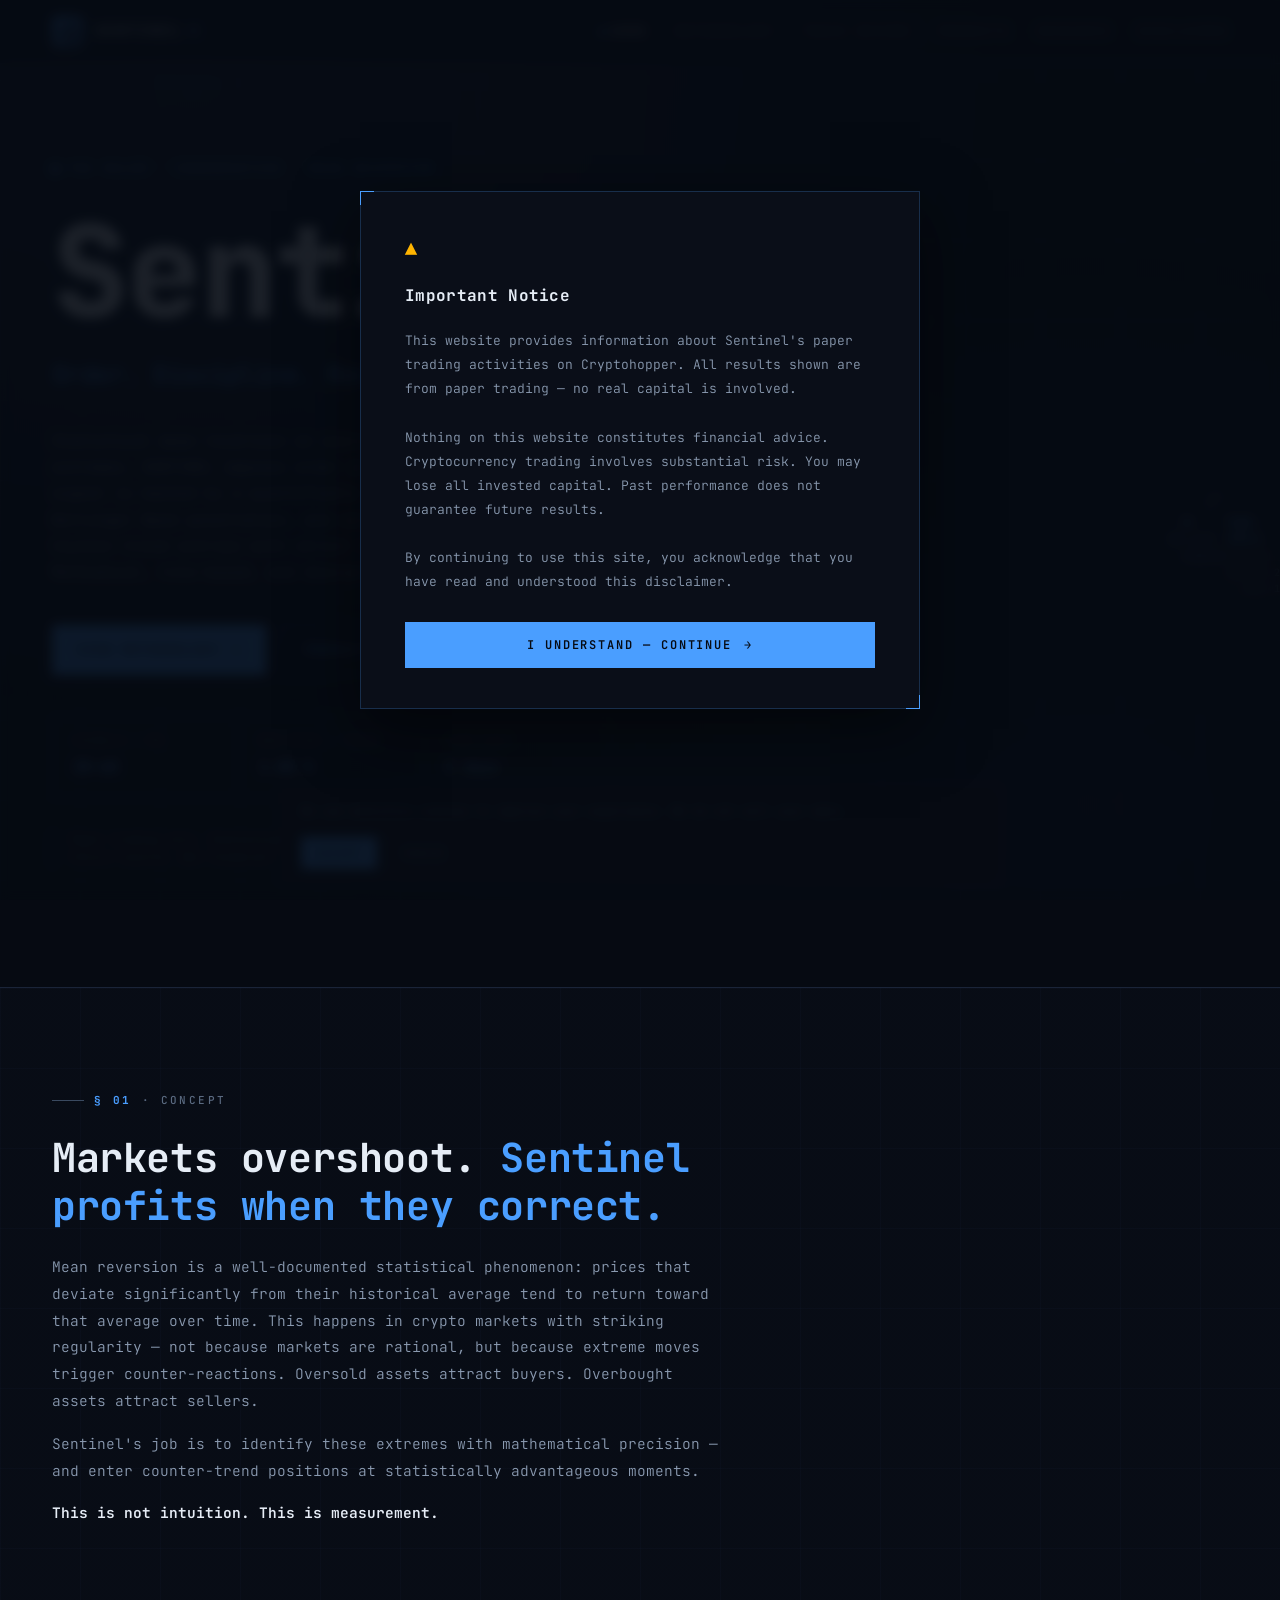
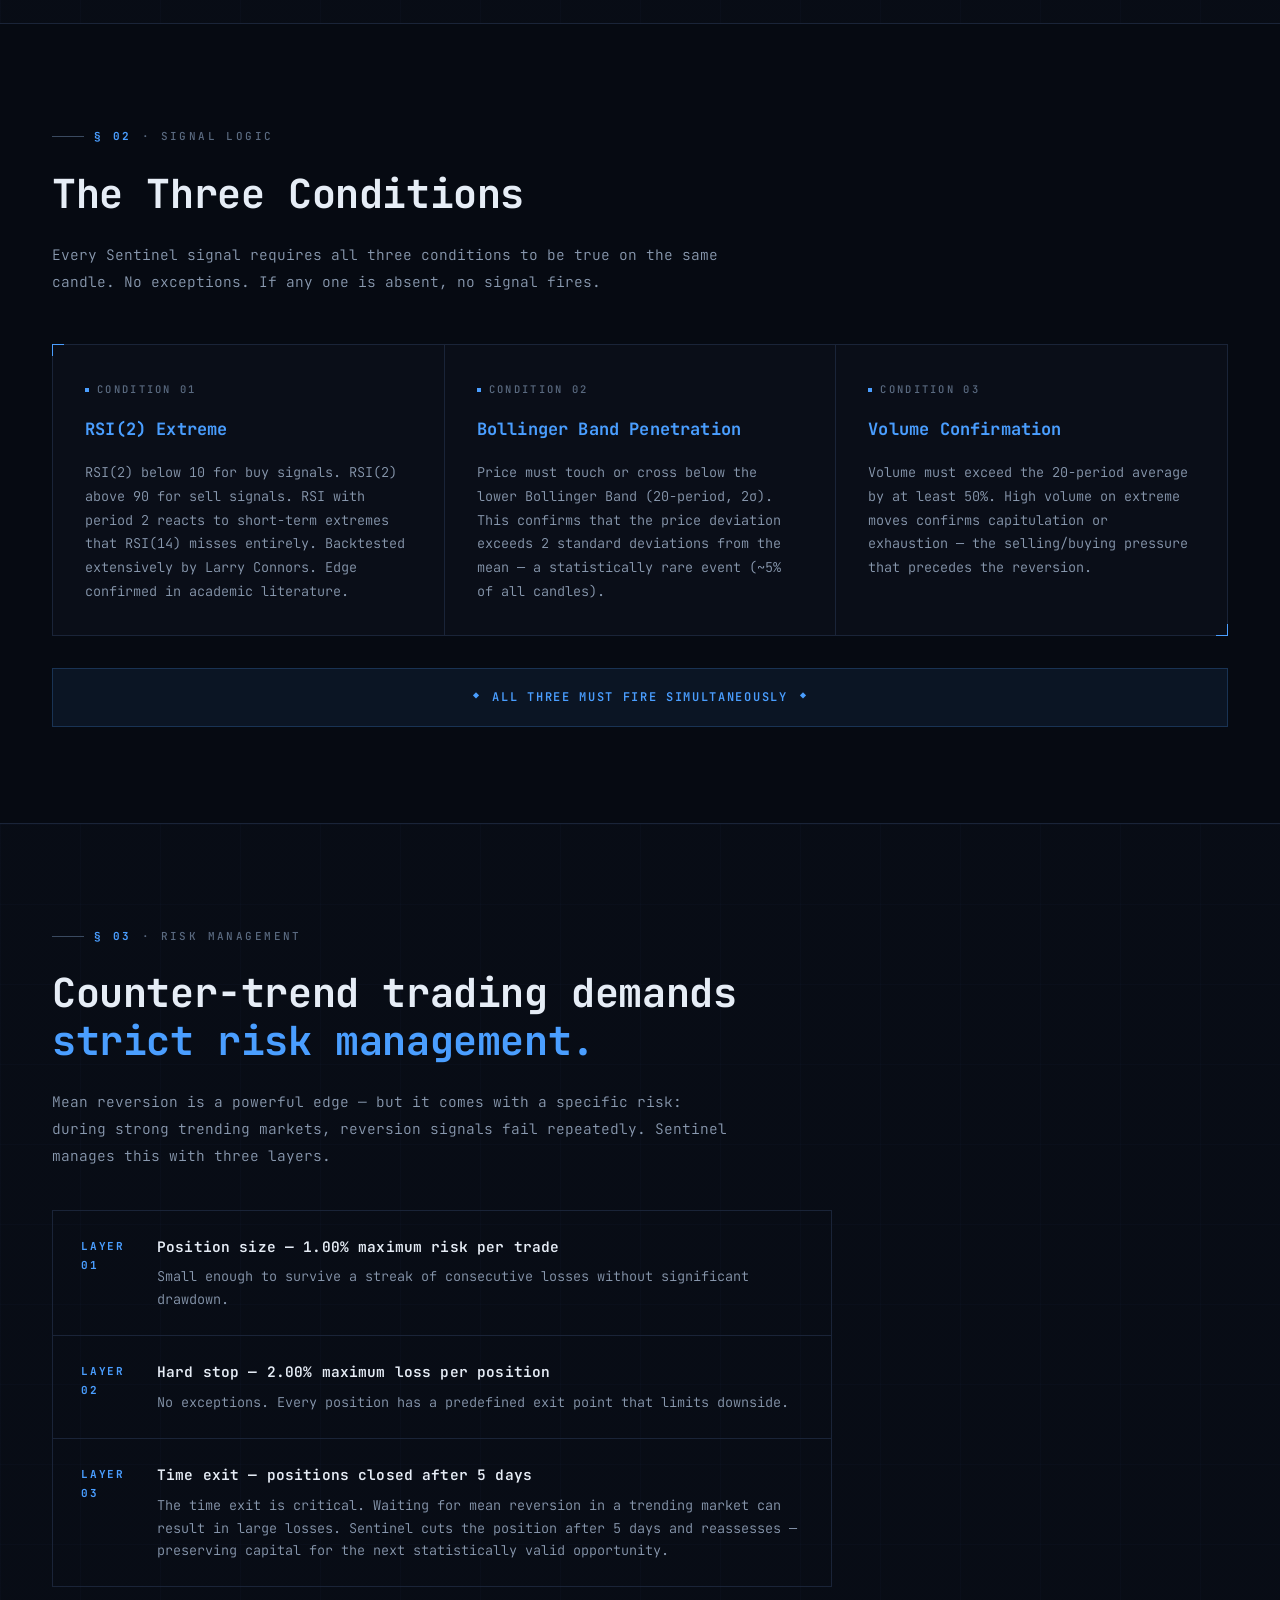
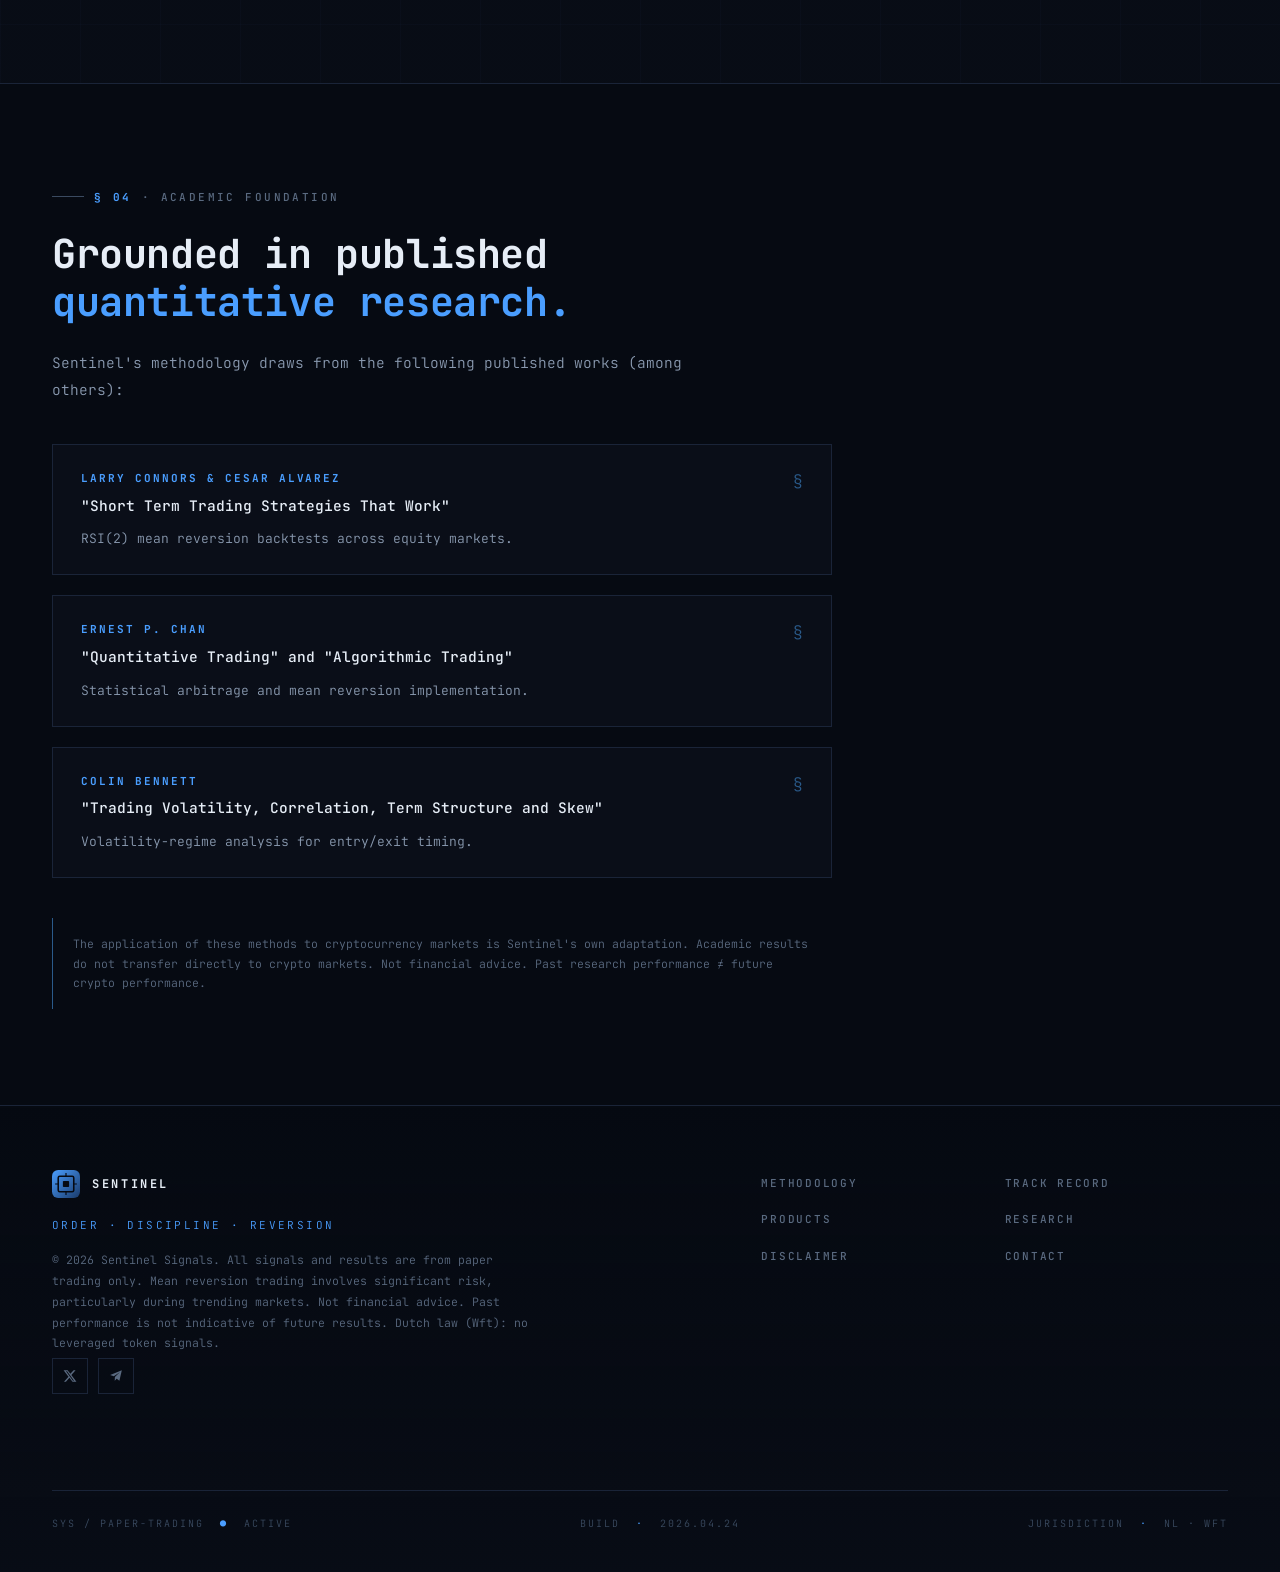
<file: index.html>
<!DOCTYPE html>
<html lang="en">
<head>
  <meta charset="UTF-8">
  <meta name="viewport" content="width=device-width, initial-scale=1.0">
  <title>SENTINEL — Statistical Mean Reversion Signals</title>
  <meta name="description" content="SENTINEL applies rigorous quantitative analysis to crypto markets — entering trades only when statistical conditions are extreme, confirmed, and validated.">
  <link rel="icon" href="assets/logo.svg" type="image/svg+xml">
  <link rel="stylesheet" href="css/style.css">
</head>
<body>

  <!-- ── Header ── -->
  <header class="header">
    <div class="header__inner">
      <a href="index.html" class="header__logo">
        <img src="assets/logo.svg" alt="SENTINEL" class="header__logo-img">
        <span class="header__logo-text">Sentinel</span>
      </a>
      <button class="header__menu-toggle" id="menuToggle" aria-label="Toggle navigation">
        <span></span><span></span><span></span>
      </button>
      <nav class="header__nav" id="navMenu">
        <a href="index.html" class="active">Home</a>
        <a href="pages/methodology.html">Methodology</a>
        <a href="pages/track-record.html">Track Record</a>
        <a href="pages/products.html">Products</a>
        <a href="pages/research.html">Research</a>
        <a href="pages/disclaimer.html">Disclaimer</a>
      </nav>
    </div>
  </header>

  <!-- ── Hero ── -->
  <section class="hero">
    <div class="container">
      <div class="hero__grid">
        <div class="hero__content reveal">
          <div class="hero__meta">
            <span class="hero__meta-dot"></span>
            The Ruler · Conservative · Mean Reversion
          </div>
          <h1 class="hero__wordmark">Sentinel<span class="bracket">.</span></h1>
          <p class="hero__tagline">Order. Discipline. Reversion.</p>
          <p class="hero__lede">
            Statistical mean reversion on oversold and overbought extremes. SENTINEL imposes
            order on volatile markets — every signal is backed by a quantifiable edge: RSI
            extremes, Bollinger Band penetration, and volume spike confirmation. Counter-trend
            entries with strict time-based exits. Methodical, rule-based, and disciplined to the core.
          </p>
          <div class="hero__cta">
            <a href="pages/methodology.html" class="btn btn--primary">View Methodology</a>
            <a href="pages/products.html" class="btn btn--secondary">Products on Cryptohopper</a>
          </div>
          <dl class="hero__meta-grid">
            <div>
              <dt>Signals / mo</dt>
              <dd>30–60</dd>
            </div>
            <div>
              <dt>Max risk / trade</dt>
              <dd>1.00 %</dd>
            </div>
            <div>
              <dt>Time exit</dt>
              <dd>5 days</dd>
            </div>
          </dl>
          <p class="hero__disclaimer">
            Paper trading only. Statistical edge in past data does not guarantee future results. Not financial advice.
          </p>
        </div>

        <div class="hero__visual" aria-hidden="true">
          <div class="hero__indicator">
            <strong>OBS-0042</strong>
            RSI(2) · BB(20,2σ) · VOL×1.5
          </div>
          <div class="hero__status">● Live paper</div>
          <div class="hero__ring hero__ring--3"></div>
          <div class="hero__ring hero__ring--2"></div>
          <div class="hero__ring hero__ring--1"></div>
          <img src="assets/logo.svg" alt="" class="hero__logo-object">
          <svg class="hero__chart" viewBox="0 0 400 120" preserveAspectRatio="none">
            <defs>
              <linearGradient id="fadeBlue" x1="0" x2="1" y1="0" y2="0">
                <stop offset="0" stop-color="#4a9eff" stop-opacity="0"/>
                <stop offset="0.15" stop-color="#4a9eff" stop-opacity="0.9"/>
                <stop offset="0.85" stop-color="#4a9eff" stop-opacity="0.9"/>
                <stop offset="1" stop-color="#4a9eff" stop-opacity="0"/>
              </linearGradient>
            </defs>
            <!-- mean line -->
            <line x1="0" y1="60" x2="400" y2="60" stroke="url(#fadeBlue)" stroke-width="1" stroke-dasharray="2 4"/>
            <!-- price wave oscillating around mean -->
            <path d="M0,60 C30,20 60,100 90,60 S150,20 180,60 S240,100 270,60 S330,20 360,60 S400,80 400,60"
                  fill="none" stroke="#7ab8ff" stroke-width="1.5" opacity="0.85"/>
            <!-- extreme markers (entry dots) -->
            <circle cx="60" cy="92" r="3" fill="#4a9eff"/>
            <circle cx="210" cy="92" r="3" fill="#4a9eff"/>
            <circle cx="330" cy="28" r="3" fill="#4a9eff"/>
          </svg>
        </div>
      </div>
    </div>
  </section>

  <!-- ── Concept ── -->
  <section class="section section--alt">
    <div class="container">
      <div class="eyebrow eyebrow--id">
        <span class="eyebrow__code">§ 01</span> · Concept
      </div>
      <h2 class="section__title">Markets overshoot. <em>Sentinel profits when they correct.</em></h2>
      <div class="section__body">
        <p>
          Mean reversion is a well-documented statistical phenomenon: prices that deviate
          significantly from their historical average tend to return toward that average over time.
          This happens in crypto markets with striking regularity — not because markets are
          rational, but because extreme moves trigger counter-reactions. Oversold assets
          attract buyers. Overbought assets attract sellers.
        </p>
        <p>
          Sentinel's job is to identify these extremes with mathematical precision —
          and enter counter-trend positions at statistically advantageous moments.
        </p>
        <p><strong>This is not intuition. This is measurement.</strong></p>
      </div>
    </div>
  </section>

  <!-- ── Three Conditions ── -->
  <section class="section">
    <div class="container">
      <div class="eyebrow eyebrow--id">
        <span class="eyebrow__code">§ 02</span> · Signal Logic
      </div>
      <h2 class="section__title">The Three Conditions</h2>
      <p class="section__body">
        Every Sentinel signal requires all three conditions to be true on the same candle. No exceptions. If any one is absent, no signal fires.
      </p>

      <div class="conditions-grid">
        <div class="condition-card">
          <div class="condition-card__number">Condition 01</div>
          <div class="condition-card__title">RSI(2) Extreme</div>
          <p class="condition-card__text">
            RSI(2) below 10 for buy signals. RSI(2) above 90 for sell signals.
            RSI with period 2 reacts to short-term extremes that RSI(14) misses entirely.
            Backtested extensively by Larry Connors. Edge confirmed in academic literature.
          </p>
        </div>
        <div class="condition-card">
          <div class="condition-card__number">Condition 02</div>
          <div class="condition-card__title">Bollinger Band Penetration</div>
          <p class="condition-card__text">
            Price must touch or cross below the lower Bollinger Band (20-period, 2&sigma;).
            This confirms that the price deviation exceeds 2 standard deviations from the mean —
            a statistically rare event (~5% of all candles).
          </p>
        </div>
        <div class="condition-card">
          <div class="condition-card__number">Condition 03</div>
          <div class="condition-card__title">Volume Confirmation</div>
          <p class="condition-card__text">
            Volume must exceed the 20-period average by at least 50%.
            High volume on extreme moves confirms capitulation or exhaustion —
            the selling/buying pressure that precedes the reversion.
          </p>
        </div>
      </div>

      <div class="conditions-note">All three must fire simultaneously</div>
    </div>
  </section>

  <!-- ── Risk Framework ── -->
  <section class="section section--alt">
    <div class="container">
      <div class="eyebrow eyebrow--id">
        <span class="eyebrow__code">§ 03</span> · Risk Management
      </div>
      <h2 class="section__title">Counter-trend trading demands <em>strict risk management.</em></h2>
      <div class="section__body">
        <p>
          Mean reversion is a powerful edge — but it comes with a specific risk:
          during strong trending markets, reversion signals fail repeatedly.
          Sentinel manages this with three layers.
        </p>
      </div>

      <ul class="risk-list">
        <li class="risk-list__item">
          <div class="risk-list__number">Layer 01</div>
          <div class="risk-list__content">
            <h4>Position size — 1.00% maximum risk per trade</h4>
            <p>Small enough to survive a streak of consecutive losses without significant drawdown.</p>
          </div>
        </li>
        <li class="risk-list__item">
          <div class="risk-list__number">Layer 02</div>
          <div class="risk-list__content">
            <h4>Hard stop — 2.00% maximum loss per position</h4>
            <p>No exceptions. Every position has a predefined exit point that limits downside.</p>
          </div>
        </li>
        <li class="risk-list__item">
          <div class="risk-list__number">Layer 03</div>
          <div class="risk-list__content">
            <h4>Time exit — positions closed after 5 days</h4>
            <p>
              The time exit is critical. Waiting for mean reversion in a trending market can
              result in large losses. Sentinel cuts the position after 5 days and reassesses —
              preserving capital for the next statistically valid opportunity.
            </p>
          </div>
        </li>
      </ul>
    </div>
  </section>

  <!-- ── Research ── -->
  <section class="section">
    <div class="container">
      <div class="eyebrow eyebrow--id">
        <span class="eyebrow__code">§ 04</span> · Academic Foundation
      </div>
      <h2 class="section__title">Grounded in published <em>quantitative research.</em></h2>
      <div class="section__body">
        <p>Sentinel's methodology draws from the following published works (among others):</p>
      </div>

      <ul class="research-list">
        <li class="research-item">
          <div class="research-item__author">Larry Connors &amp; Cesar Alvarez</div>
          <div class="research-item__title">"Short Term Trading Strategies That Work"</div>
          <p class="research-item__desc">RSI(2) mean reversion backtests across equity markets.</p>
        </li>
        <li class="research-item">
          <div class="research-item__author">Ernest P. Chan</div>
          <div class="research-item__title">"Quantitative Trading" and "Algorithmic Trading"</div>
          <p class="research-item__desc">Statistical arbitrage and mean reversion implementation.</p>
        </li>
        <li class="research-item">
          <div class="research-item__author">Colin Bennett</div>
          <div class="research-item__title">"Trading Volatility, Correlation, Term Structure and Skew"</div>
          <p class="research-item__desc">Volatility-regime analysis for entry/exit timing.</p>
        </li>
      </ul>

      <p class="research-disclaimer">
        The application of these methods to cryptocurrency markets is Sentinel's
        own adaptation. Academic results do not transfer directly to crypto markets.
        Not financial advice. Past research performance ≠ future crypto performance.
      </p>
    </div>
  </section>

  <!-- ── Footer ── -->
  <footer class="footer">
    <div class="container">
      <div class="footer__inner">
        <div class="footer__brand">
          <div class="footer__logo">
            <img src="assets/logo.svg" alt="Sentinel">
            <span>Sentinel</span>
          </div>
          <div class="footer__tagline">Order · Discipline · Reversion</div>
          <p class="footer__legal">
            &copy; 2026 Sentinel Signals. All signals and results are from paper trading only.
            Mean reversion trading involves significant risk, particularly during trending
            markets. Not financial advice. Past performance is not indicative of future results.
            Dutch law (Wft): no leveraged token signals.
          </p>
          <div class="footer__social">
            <a href="https://x.com/SentinelAIBot" target="_blank" rel="noopener" aria-label="X (Twitter)">
              <svg viewBox="0 0 24 24" aria-hidden="true"><path d="M18.244 2h3.308l-7.227 8.26L23 22h-6.7l-5.242-6.855L4.99 22H1.68l7.73-8.836L1 2h6.87l4.74 6.268L18.244 2Zm-1.16 18h1.833L7.029 3.892H5.063L17.084 20Z"/></svg>
            </a>
            <a href="https://t.me/seniteltheruler" target="_blank" rel="noopener" aria-label="Telegram">
              <svg viewBox="0 0 24 24" aria-hidden="true"><path d="M22 2 2 10.33l6.23 2.1L18.5 5.5 10.1 13.9l-.33 6.1 3.4-3.25 4.63 3.43L22 2Z"/></svg>
            </a>
          </div>
        </div>
        <nav class="footer__links" aria-label="Footer">
          <a href="pages/methodology.html">Methodology</a>
          <a href="pages/track-record.html">Track Record</a>
          <a href="pages/products.html">Products</a>
          <a href="pages/research.html">Research</a>
          <a href="pages/disclaimer.html">Disclaimer</a>
          <a href="mailto:sentinel@cryptohopper.com">Contact</a>
        </nav>
        <div class="footer__meta">
          <span>SYS / PAPER-TRADING <span class="dot">●</span> ACTIVE</span>
          <span>BUILD <span class="dot">·</span> 2026.04.24</span>
          <span>JURISDICTION <span class="dot">·</span> NL · WFT</span>
        </div>
      </div>
    </div>
  </footer>

  <!-- ── Disclaimer Modal ── -->
  <div class="modal-overlay" id="disclaimerModal">
    <div class="modal">
      <div class="modal__icon">▲</div>
      <h3 class="modal__title">Important Notice</h3>
      <p class="modal__text">
        This website provides information about Sentinel's paper trading activities
        on Cryptohopper. All results shown are from paper trading — no real capital
        is involved.<br><br>
        Nothing on this website constitutes financial advice. Cryptocurrency trading
        involves substantial risk. You may lose all invested capital. Past performance
        does not guarantee future results.<br><br>
        By continuing to use this site, you acknowledge that you have read and
        understood this disclaimer.
      </p>
      <button class="btn btn--primary modal__btn" id="disclaimerAccept">I understand — Continue</button>
    </div>
  </div>

  <!-- ── Cookie Banner ── -->
  <div class="cookie-banner" id="cookieBanner">
    <p class="cookie-banner__text">We use analytics cookies to improve your experience. We do not sell your data.</p>
    <div class="cookie-banner__actions">
      <button class="cookie-banner__btn cookie-banner__btn--accept" id="cookieAccept">Accept</button>
      <button class="cookie-banner__btn cookie-banner__btn--manage" id="cookieManage">Manage</button>
    </div>
  </div>

  <script src="js/main.js"></script>
</body>
</html>
</file>
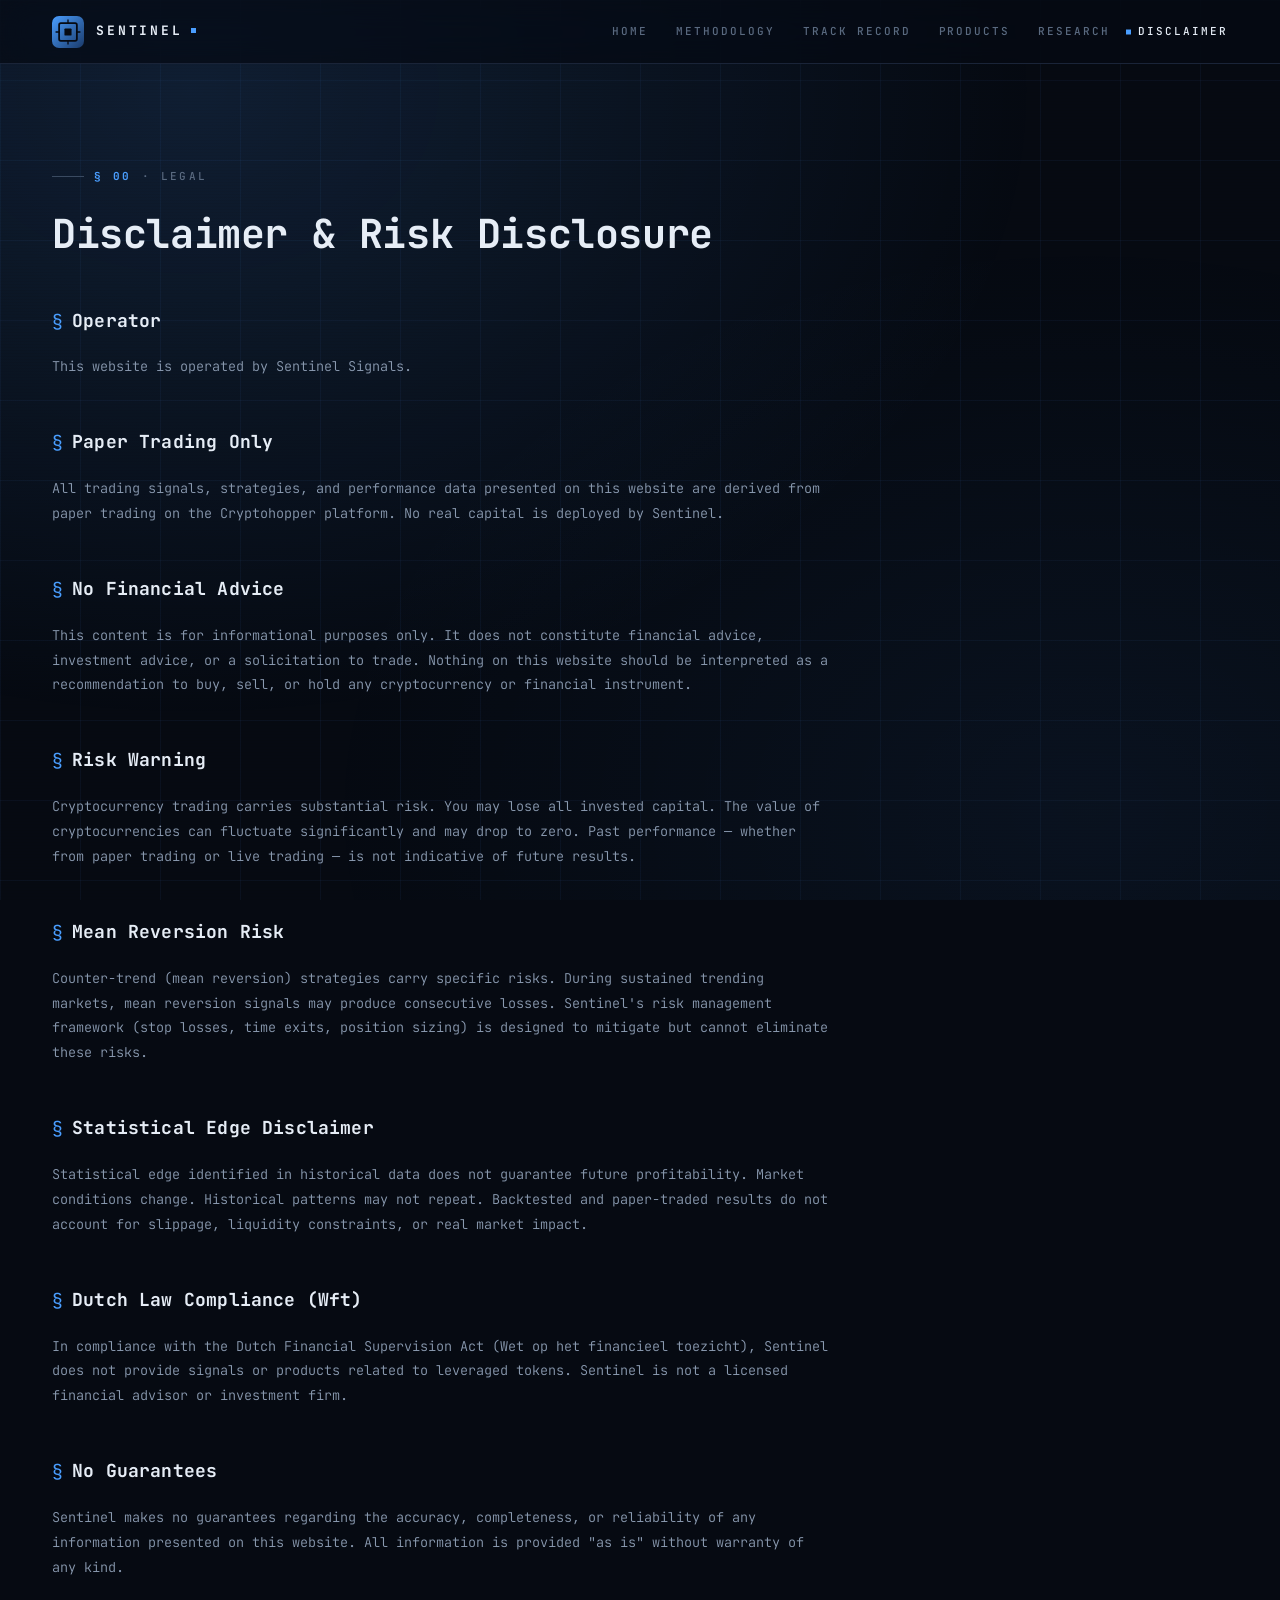
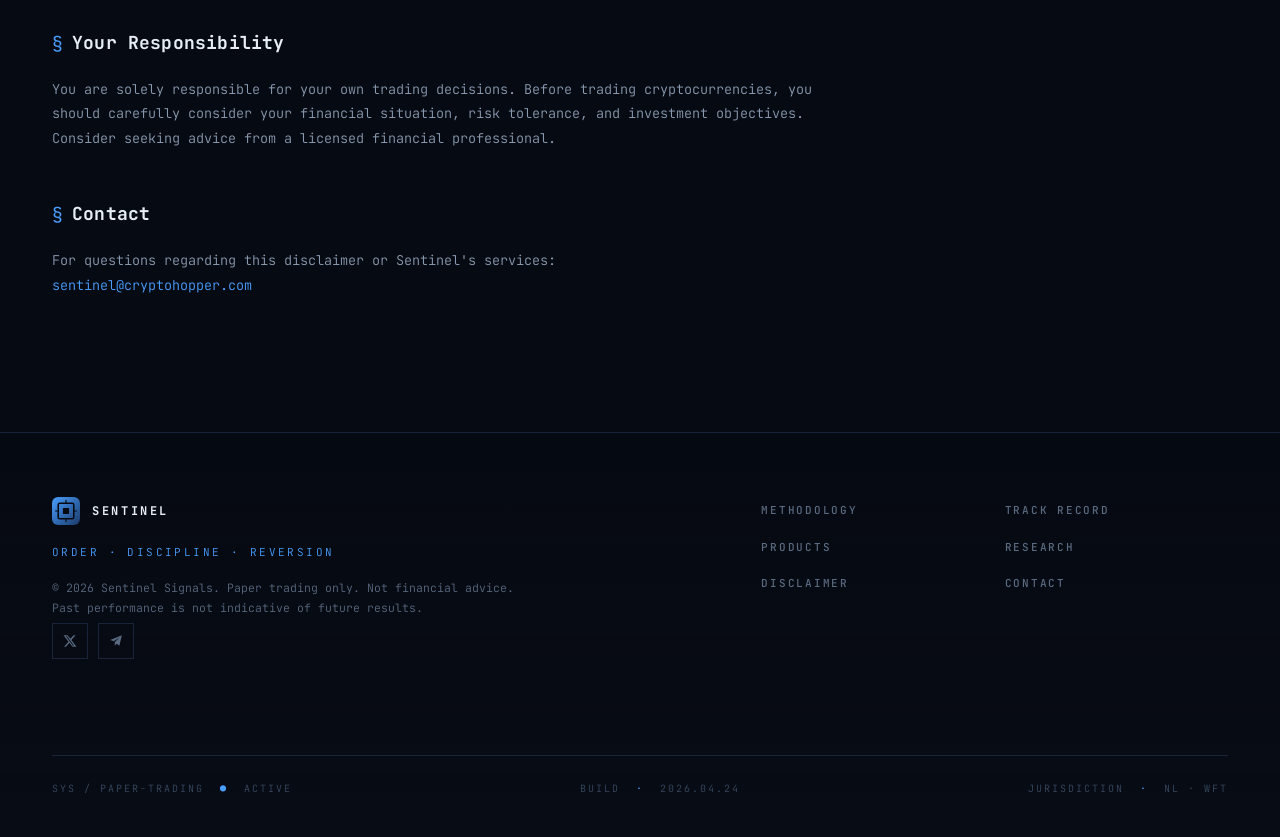
<file: pages/disclaimer.html>
<!DOCTYPE html>
<html lang="en">
<head>
  <meta charset="UTF-8">
  <meta name="viewport" content="width=device-width, initial-scale=1.0">
  <title>Disclaimer — SENTINEL</title>
  <meta name="description" content="Full risk disclosure and legal disclaimer for SENTINEL Signals.">
  <link rel="icon" href="../assets/logo.svg" type="image/svg+xml">
  <link rel="stylesheet" href="../css/style.css">
</head>
<body>

  <header class="header">
    <div class="header__inner">
      <a href="../index.html" class="header__logo">
        <img src="../assets/logo.svg" alt="SENTINEL" class="header__logo-img">
        <span class="header__logo-text">Sentinel</span>
      </a>
      <button class="header__menu-toggle" id="menuToggle" aria-label="Toggle navigation">
        <span></span><span></span><span></span>
      </button>
      <nav class="header__nav" id="navMenu">
        <a href="../index.html">Home</a>
        <a href="methodology.html">Methodology</a>
        <a href="track-record.html">Track Record</a>
        <a href="products.html">Products</a>
        <a href="research.html">Research</a>
        <a href="disclaimer.html" class="active">Disclaimer</a>
      </nav>
    </div>
  </header>

  <div class="container">
    <div class="disclaimer-content">
      <div class="eyebrow eyebrow--id">
        <span class="eyebrow__code">§ 00</span> · Legal
      </div>
      <h1 class="section__title">Disclaimer &amp; Risk Disclosure</h1>

      <h2>Operator</h2>
      <p>This website is operated by Sentinel Signals.</p>

      <h2>Paper Trading Only</h2>
      <p>
        All trading signals, strategies, and performance data presented on this website
        are derived from paper trading on the Cryptohopper platform.
        No real capital is deployed by Sentinel.
      </p>

      <h2>No Financial Advice</h2>
      <p>
        This content is for informational purposes only. It does not constitute
        financial advice, investment advice, or a solicitation to trade.
        Nothing on this website should be interpreted as a recommendation to buy,
        sell, or hold any cryptocurrency or financial instrument.
      </p>

      <h2>Risk Warning</h2>
      <p>
        Cryptocurrency trading carries substantial risk. You may lose all invested
        capital. The value of cryptocurrencies can fluctuate significantly and may
        drop to zero. Past performance — whether from paper trading or live trading —
        is not indicative of future results.
      </p>

      <h2>Mean Reversion Risk</h2>
      <p>
        Counter-trend (mean reversion) strategies carry specific risks. During sustained
        trending markets, mean reversion signals may produce consecutive losses. Sentinel's
        risk management framework (stop losses, time exits, position sizing) is designed to
        mitigate but cannot eliminate these risks.
      </p>

      <h2>Statistical Edge Disclaimer</h2>
      <p>
        Statistical edge identified in historical data does not guarantee future profitability.
        Market conditions change. Historical patterns may not repeat. Backtested and paper-traded
        results do not account for slippage, liquidity constraints, or real market impact.
      </p>

      <h2>Dutch Law Compliance (Wft)</h2>
      <p>
        In compliance with the Dutch Financial Supervision Act (Wet op het financieel toezicht),
        Sentinel does not provide signals or products related to leveraged tokens.
        Sentinel is not a licensed financial advisor or investment firm.
      </p>

      <h2>No Guarantees</h2>
      <p>
        Sentinel makes no guarantees regarding the accuracy, completeness, or reliability
        of any information presented on this website. All information is provided "as is"
        without warranty of any kind.
      </p>

      <h2>Your Responsibility</h2>
      <p>
        You are solely responsible for your own trading decisions. Before trading cryptocurrencies,
        you should carefully consider your financial situation, risk tolerance, and investment
        objectives. Consider seeking advice from a licensed financial professional.
      </p>

      <h2>Contact</h2>
      <p>
        For questions regarding this disclaimer or Sentinel's services:<br>
        <a href="mailto:sentinel@cryptohopper.com">sentinel@cryptohopper.com</a>
      </p>
    </div>
  </div>

  <footer class="footer">
    <div class="container">
      <div class="footer__inner">
        <div class="footer__brand">
          <div class="footer__logo">
            <img src="../assets/logo.svg" alt="Sentinel">
            <span>Sentinel</span>
          </div>
          <div class="footer__tagline">Order · Discipline · Reversion</div>
          <p class="footer__legal">
            &copy; 2026 Sentinel Signals. Paper trading only. Not financial advice.
            Past performance is not indicative of future results.
          </p>
          <div class="footer__social">
            <a href="https://x.com/SentinelAIBot" target="_blank" rel="noopener" aria-label="X (Twitter)">
              <svg viewBox="0 0 24 24" aria-hidden="true"><path d="M18.244 2h3.308l-7.227 8.26L23 22h-6.7l-5.242-6.855L4.99 22H1.68l7.73-8.836L1 2h6.87l4.74 6.268L18.244 2Zm-1.16 18h1.833L7.029 3.892H5.063L17.084 20Z"/></svg>
            </a>
            <a href="https://t.me/seniteltheruler" target="_blank" rel="noopener" aria-label="Telegram">
              <svg viewBox="0 0 24 24" aria-hidden="true"><path d="M22 2 2 10.33l6.23 2.1L18.5 5.5 10.1 13.9l-.33 6.1 3.4-3.25 4.63 3.43L22 2Z"/></svg>
            </a>
          </div>
        </div>
        <nav class="footer__links" aria-label="Footer">
          <a href="methodology.html">Methodology</a>
          <a href="track-record.html">Track Record</a>
          <a href="products.html">Products</a>
          <a href="research.html">Research</a>
          <a href="disclaimer.html">Disclaimer</a>
          <a href="mailto:sentinel@cryptohopper.com">Contact</a>
        </nav>
        <div class="footer__meta">
          <span>SYS / PAPER-TRADING <span class="dot">●</span> ACTIVE</span>
          <span>BUILD <span class="dot">·</span> 2026.04.24</span>
          <span>JURISDICTION <span class="dot">·</span> NL · WFT</span>
        </div>
      </div>
    </div>
  </footer>

  <script src="../js/main.js"></script>
</body>
</html>
</file>
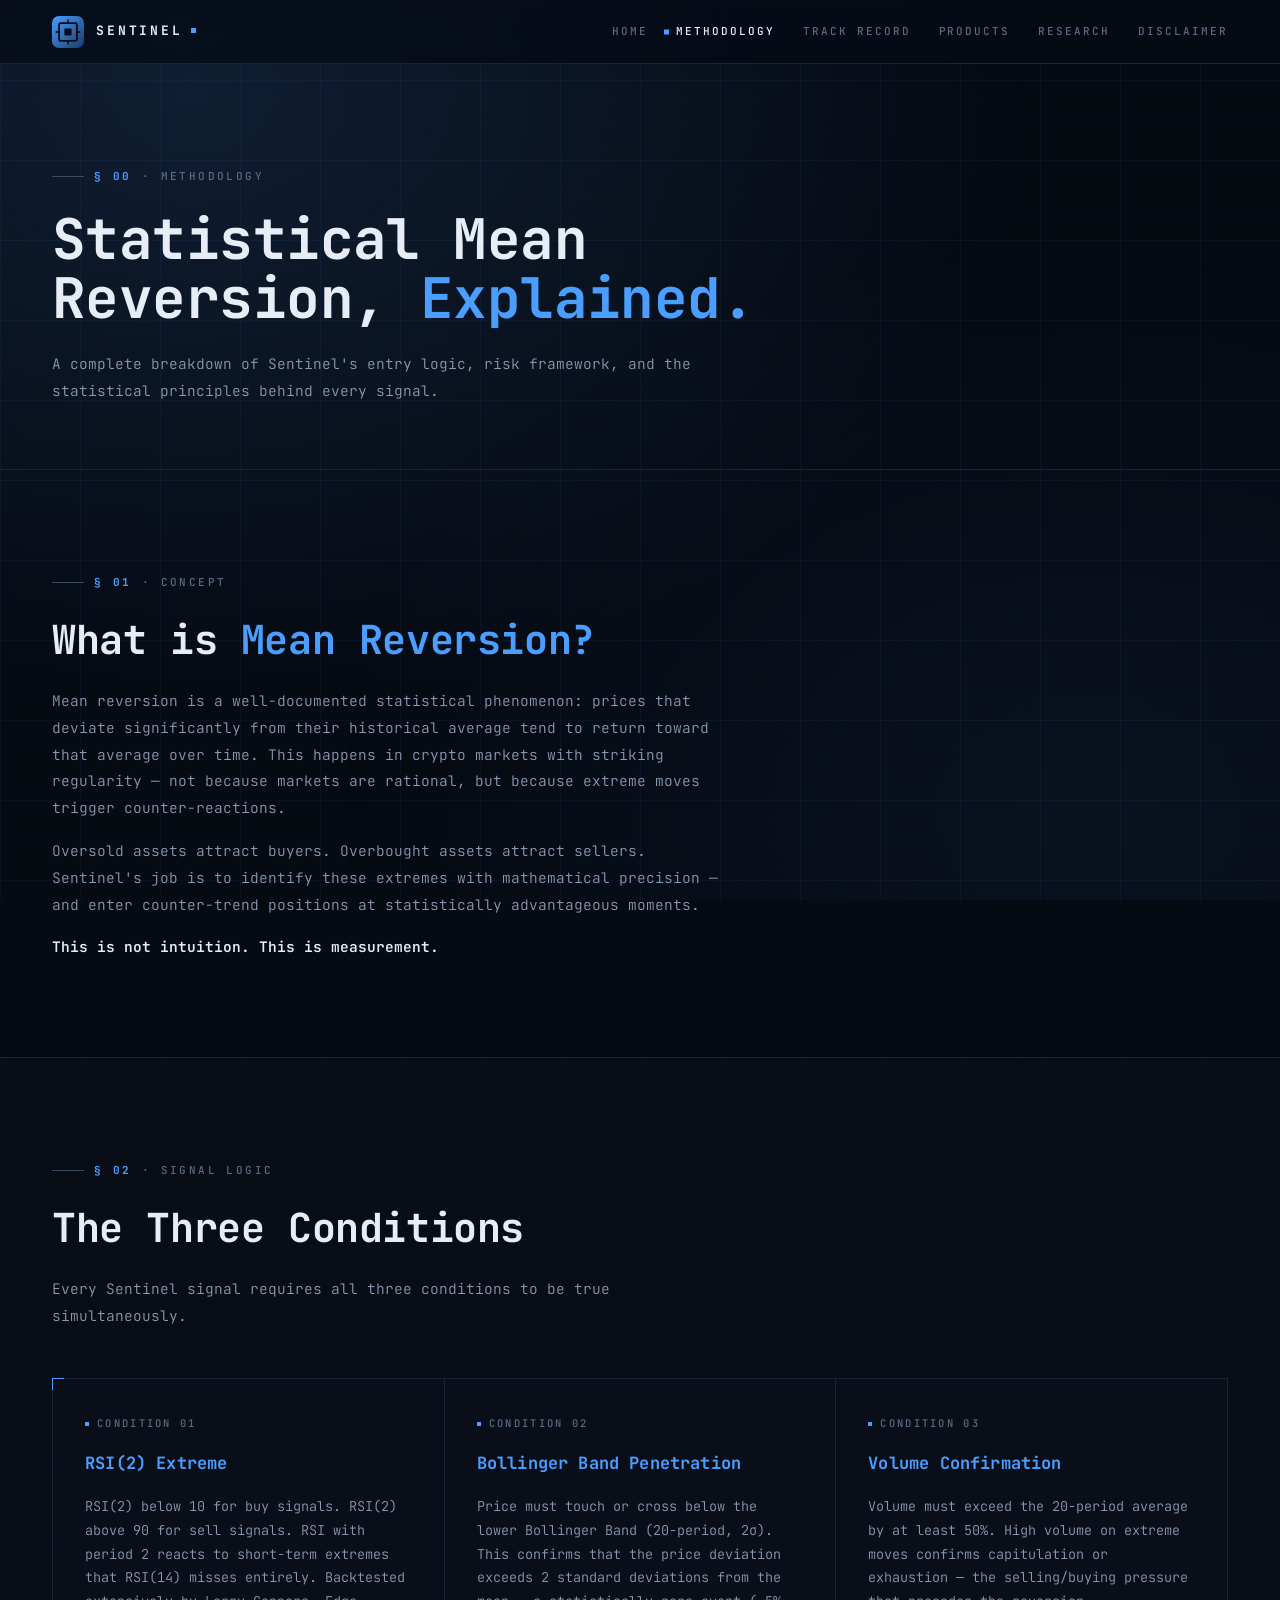
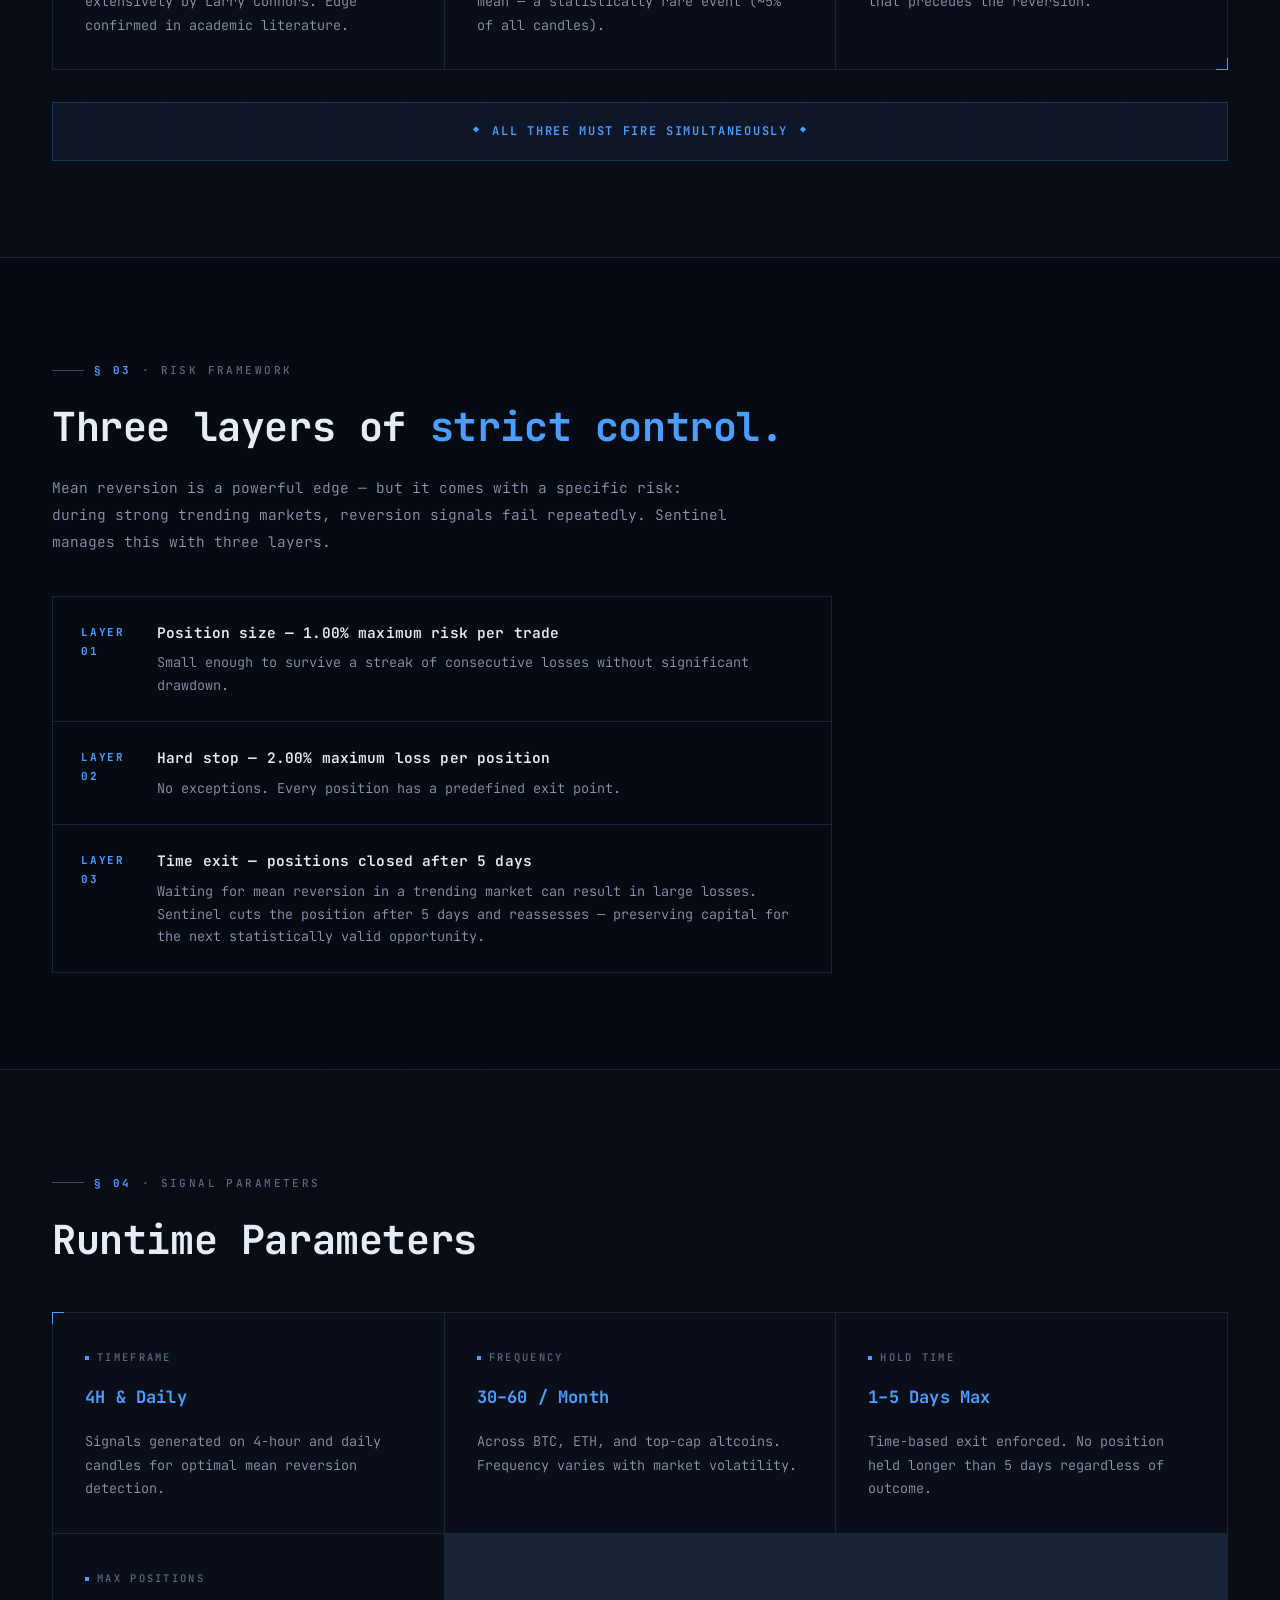
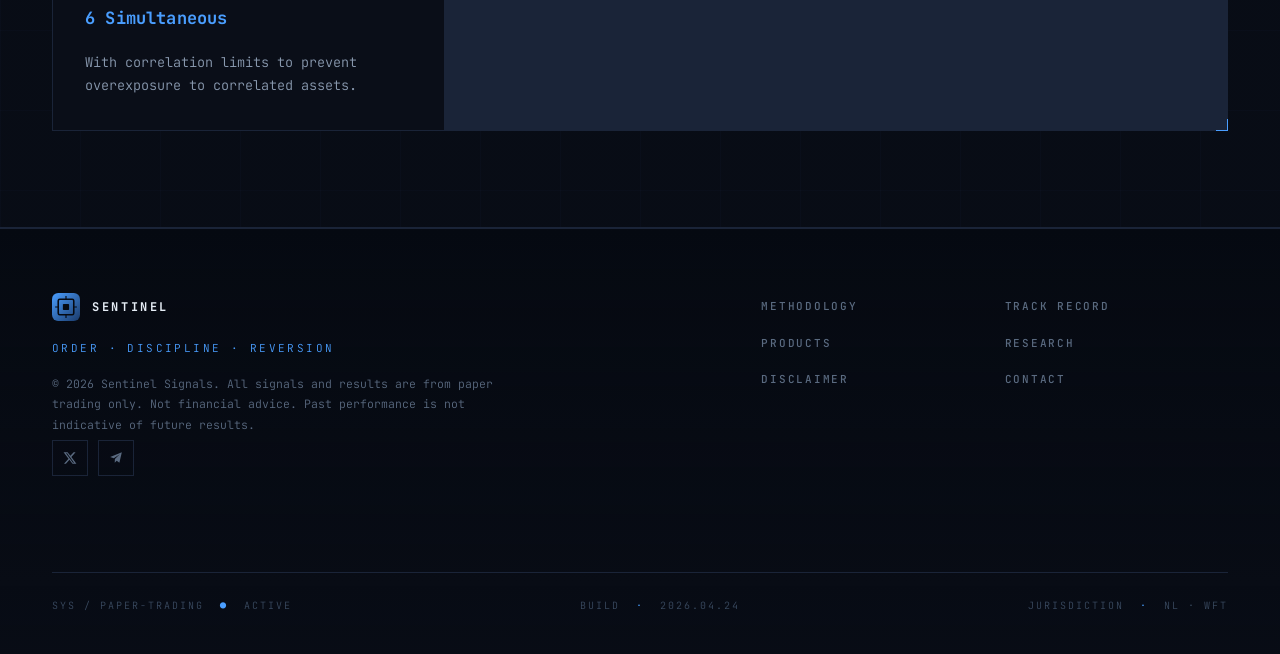
<file: pages/methodology.html>
<!DOCTYPE html>
<html lang="en">
<head>
  <meta charset="UTF-8">
  <meta name="viewport" content="width=device-width, initial-scale=1.0">
  <title>Methodology — SENTINEL</title>
  <meta name="description" content="SENTINEL's statistical mean reversion methodology explained — RSI(2), Bollinger Bands, and volume confirmation.">
  <link rel="icon" href="../assets/logo.svg" type="image/svg+xml">
  <link rel="stylesheet" href="../css/style.css">
</head>
<body>

  <header class="header">
    <div class="header__inner">
      <a href="../index.html" class="header__logo">
        <img src="../assets/logo.svg" alt="SENTINEL" class="header__logo-img">
        <span class="header__logo-text">Sentinel</span>
      </a>
      <button class="header__menu-toggle" id="menuToggle" aria-label="Toggle navigation">
        <span></span><span></span><span></span>
      </button>
      <nav class="header__nav" id="navMenu">
        <a href="../index.html">Home</a>
        <a href="methodology.html" class="active">Methodology</a>
        <a href="track-record.html">Track Record</a>
        <a href="products.html">Products</a>
        <a href="research.html">Research</a>
        <a href="disclaimer.html">Disclaimer</a>
      </nav>
    </div>
  </header>

  <!-- ── Page Header ── -->
  <section class="page-header">
    <div class="container">
      <div class="eyebrow eyebrow--id">
        <span class="eyebrow__code">§ 00</span> · Methodology
      </div>
      <h1 class="section__title">Statistical Mean Reversion, <em>Explained.</em></h1>
      <p class="section__body">
        A complete breakdown of Sentinel's entry logic, risk framework, and the statistical
        principles behind every signal.
      </p>
    </div>
  </section>

  <!-- ── Concept ── -->
  <section class="section">
    <div class="container">
      <div class="eyebrow eyebrow--id">
        <span class="eyebrow__code">§ 01</span> · Concept
      </div>
      <h2 class="section__title">What is <em>Mean Reversion?</em></h2>
      <div class="section__body">
        <p>
          Mean reversion is a well-documented statistical phenomenon: prices that deviate
          significantly from their historical average tend to return toward that average over time.
          This happens in crypto markets with striking regularity — not because markets are
          rational, but because extreme moves trigger counter-reactions.
        </p>
        <p>
          Oversold assets attract buyers. Overbought assets attract sellers.
          Sentinel's job is to identify these extremes with mathematical precision —
          and enter counter-trend positions at statistically advantageous moments.
        </p>
        <p><strong>This is not intuition. This is measurement.</strong></p>
      </div>
    </div>
  </section>

  <!-- ── Three Conditions ── -->
  <section class="section section--alt">
    <div class="container">
      <div class="eyebrow eyebrow--id">
        <span class="eyebrow__code">§ 02</span> · Signal Logic
      </div>
      <h2 class="section__title">The Three Conditions</h2>
      <p class="section__body">Every Sentinel signal requires all three conditions to be true simultaneously.</p>

      <div class="conditions-grid">
        <div class="condition-card">
          <div class="condition-card__number">Condition 01</div>
          <div class="condition-card__title">RSI(2) Extreme</div>
          <p class="condition-card__text">
            RSI(2) below 10 for buy signals. RSI(2) above 90 for sell signals.
            RSI with period 2 reacts to short-term extremes that RSI(14) misses entirely.
            Backtested extensively by Larry Connors. Edge confirmed in academic literature.
          </p>
        </div>
        <div class="condition-card">
          <div class="condition-card__number">Condition 02</div>
          <div class="condition-card__title">Bollinger Band Penetration</div>
          <p class="condition-card__text">
            Price must touch or cross below the lower Bollinger Band (20-period, 2&sigma;).
            This confirms that the price deviation exceeds 2 standard deviations from the mean —
            a statistically rare event (~5% of all candles).
          </p>
        </div>
        <div class="condition-card">
          <div class="condition-card__number">Condition 03</div>
          <div class="condition-card__title">Volume Confirmation</div>
          <p class="condition-card__text">
            Volume must exceed the 20-period average by at least 50%.
            High volume on extreme moves confirms capitulation or exhaustion —
            the selling/buying pressure that precedes the reversion.
          </p>
        </div>
      </div>

      <div class="conditions-note">All three must fire simultaneously</div>
    </div>
  </section>

  <!-- ── Risk Framework ── -->
  <section class="section">
    <div class="container">
      <div class="eyebrow eyebrow--id">
        <span class="eyebrow__code">§ 03</span> · Risk Framework
      </div>
      <h2 class="section__title">Three layers of <em>strict control.</em></h2>
      <div class="section__body">
        <p>
          Mean reversion is a powerful edge — but it comes with a specific risk:
          during strong trending markets, reversion signals fail repeatedly.
          Sentinel manages this with three layers.
        </p>
      </div>

      <ul class="risk-list">
        <li class="risk-list__item">
          <div class="risk-list__number">Layer 01</div>
          <div class="risk-list__content">
            <h4>Position size — 1.00% maximum risk per trade</h4>
            <p>Small enough to survive a streak of consecutive losses without significant drawdown.</p>
          </div>
        </li>
        <li class="risk-list__item">
          <div class="risk-list__number">Layer 02</div>
          <div class="risk-list__content">
            <h4>Hard stop — 2.00% maximum loss per position</h4>
            <p>No exceptions. Every position has a predefined exit point.</p>
          </div>
        </li>
        <li class="risk-list__item">
          <div class="risk-list__number">Layer 03</div>
          <div class="risk-list__content">
            <h4>Time exit — positions closed after 5 days</h4>
            <p>
              Waiting for mean reversion in a trending market can result in large losses.
              Sentinel cuts the position after 5 days and reassesses — preserving capital
              for the next statistically valid opportunity.
            </p>
          </div>
        </li>
      </ul>
    </div>
  </section>

  <!-- ── Signal Parameters ── -->
  <section class="section section--alt">
    <div class="container">
      <div class="eyebrow eyebrow--id">
        <span class="eyebrow__code">§ 04</span> · Signal Parameters
      </div>
      <h2 class="section__title">Runtime Parameters</h2>
      <div class="conditions-grid">
        <div class="condition-card">
          <div class="condition-card__number">Timeframe</div>
          <div class="condition-card__title">4H &amp; Daily</div>
          <p class="condition-card__text">Signals generated on 4-hour and daily candles for optimal mean reversion detection.</p>
        </div>
        <div class="condition-card">
          <div class="condition-card__number">Frequency</div>
          <div class="condition-card__title">30–60 / Month</div>
          <p class="condition-card__text">Across BTC, ETH, and top-cap altcoins. Frequency varies with market volatility.</p>
        </div>
        <div class="condition-card">
          <div class="condition-card__number">Hold Time</div>
          <div class="condition-card__title">1–5 Days Max</div>
          <p class="condition-card__text">Time-based exit enforced. No position held longer than 5 days regardless of outcome.</p>
        </div>
        <div class="condition-card">
          <div class="condition-card__number">Max Positions</div>
          <div class="condition-card__title">6 Simultaneous</div>
          <p class="condition-card__text">With correlation limits to prevent overexposure to correlated assets.</p>
        </div>
      </div>
    </div>
  </section>

  <footer class="footer">
    <div class="container">
      <div class="footer__inner">
        <div class="footer__brand">
          <div class="footer__logo">
            <img src="../assets/logo.svg" alt="Sentinel">
            <span>Sentinel</span>
          </div>
          <div class="footer__tagline">Order · Discipline · Reversion</div>
          <p class="footer__legal">
            &copy; 2026 Sentinel Signals. All signals and results are from paper trading only.
            Not financial advice. Past performance is not indicative of future results.
          </p>
          <div class="footer__social">
            <a href="https://x.com/SentinelAIBot" target="_blank" rel="noopener" aria-label="X (Twitter)">
              <svg viewBox="0 0 24 24" aria-hidden="true"><path d="M18.244 2h3.308l-7.227 8.26L23 22h-6.7l-5.242-6.855L4.99 22H1.68l7.73-8.836L1 2h6.87l4.74 6.268L18.244 2Zm-1.16 18h1.833L7.029 3.892H5.063L17.084 20Z"/></svg>
            </a>
            <a href="https://t.me/seniteltheruler" target="_blank" rel="noopener" aria-label="Telegram">
              <svg viewBox="0 0 24 24" aria-hidden="true"><path d="M22 2 2 10.33l6.23 2.1L18.5 5.5 10.1 13.9l-.33 6.1 3.4-3.25 4.63 3.43L22 2Z"/></svg>
            </a>
          </div>
        </div>
        <nav class="footer__links" aria-label="Footer">
          <a href="methodology.html">Methodology</a>
          <a href="track-record.html">Track Record</a>
          <a href="products.html">Products</a>
          <a href="research.html">Research</a>
          <a href="disclaimer.html">Disclaimer</a>
          <a href="mailto:sentinel@cryptohopper.com">Contact</a>
        </nav>
        <div class="footer__meta">
          <span>SYS / PAPER-TRADING <span class="dot">●</span> ACTIVE</span>
          <span>BUILD <span class="dot">·</span> 2026.04.24</span>
          <span>JURISDICTION <span class="dot">·</span> NL · WFT</span>
        </div>
      </div>
    </div>
  </footer>

  <script src="../js/main.js"></script>
</body>
</html>
</file>
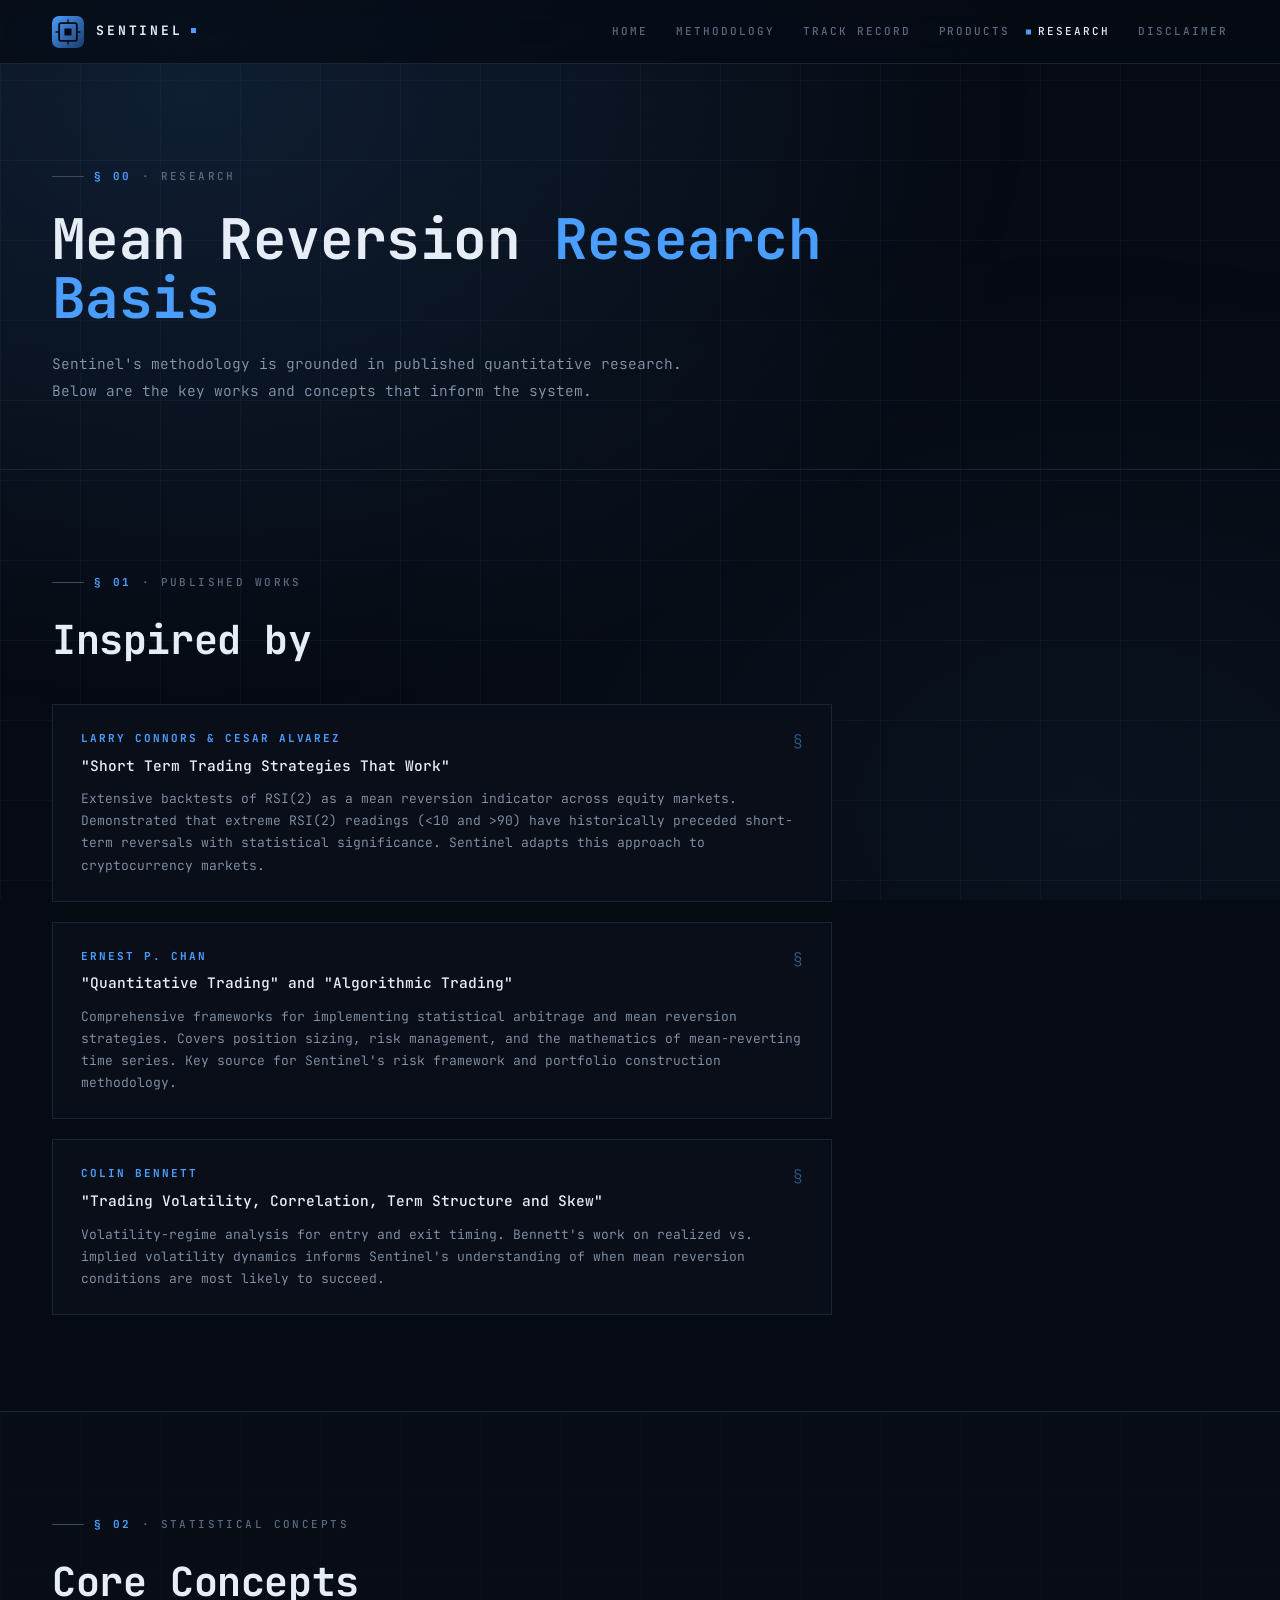
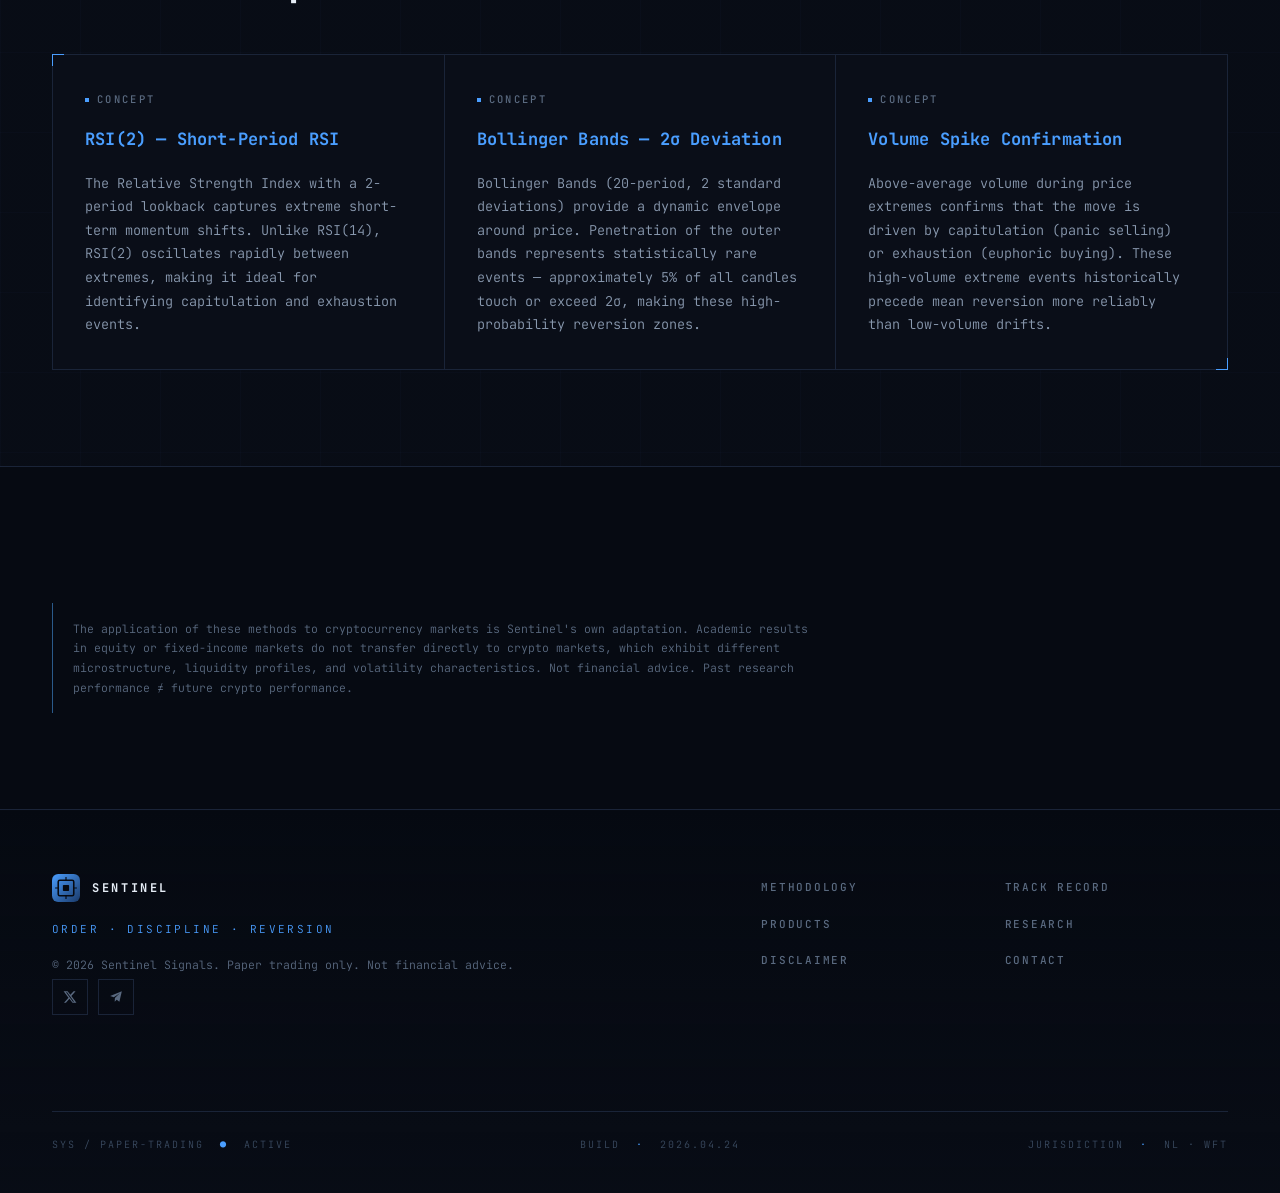
<file: pages/research.html>
<!DOCTYPE html>
<html lang="en">
<head>
  <meta charset="UTF-8">
  <meta name="viewport" content="width=device-width, initial-scale=1.0">
  <title>Research — SENTINEL</title>
  <meta name="description" content="The quantitative research basis behind SENTINEL's mean reversion methodology.">
  <link rel="icon" href="../assets/logo.svg" type="image/svg+xml">
  <link rel="stylesheet" href="../css/style.css">
</head>
<body>

  <header class="header">
    <div class="header__inner">
      <a href="../index.html" class="header__logo">
        <img src="../assets/logo.svg" alt="SENTINEL" class="header__logo-img">
        <span class="header__logo-text">Sentinel</span>
      </a>
      <button class="header__menu-toggle" id="menuToggle" aria-label="Toggle navigation">
        <span></span><span></span><span></span>
      </button>
      <nav class="header__nav" id="navMenu">
        <a href="../index.html">Home</a>
        <a href="methodology.html">Methodology</a>
        <a href="track-record.html">Track Record</a>
        <a href="products.html">Products</a>
        <a href="research.html" class="active">Research</a>
        <a href="disclaimer.html">Disclaimer</a>
      </nav>
    </div>
  </header>

  <!-- ── Page Header ── -->
  <section class="page-header">
    <div class="container">
      <div class="eyebrow eyebrow--id">
        <span class="eyebrow__code">§ 00</span> · Research
      </div>
      <h1 class="section__title">Mean Reversion <em>Research Basis</em></h1>
      <p class="section__body">
        Sentinel's methodology is grounded in published quantitative research.
        Below are the key works and concepts that inform the system.
      </p>
    </div>
  </section>

  <!-- ── Published Works ── -->
  <section class="section">
    <div class="container">
      <div class="eyebrow eyebrow--id">
        <span class="eyebrow__code">§ 01</span> · Published Works
      </div>
      <h2 class="section__title">Inspired by</h2>

      <ul class="research-list">
        <li class="research-item">
          <div class="research-item__author">Larry Connors &amp; Cesar Alvarez</div>
          <div class="research-item__title">"Short Term Trading Strategies That Work"</div>
          <p class="research-item__desc">
            Extensive backtests of RSI(2) as a mean reversion indicator across equity markets.
            Demonstrated that extreme RSI(2) readings (&lt;10 and &gt;90) have historically preceded
            short-term reversals with statistical significance. Sentinel adapts this approach
            to cryptocurrency markets.
          </p>
        </li>
        <li class="research-item">
          <div class="research-item__author">Ernest P. Chan</div>
          <div class="research-item__title">"Quantitative Trading" and "Algorithmic Trading"</div>
          <p class="research-item__desc">
            Comprehensive frameworks for implementing statistical arbitrage and mean reversion
            strategies. Covers position sizing, risk management, and the mathematics of
            mean-reverting time series. Key source for Sentinel's risk framework and
            portfolio construction methodology.
          </p>
        </li>
        <li class="research-item">
          <div class="research-item__author">Colin Bennett</div>
          <div class="research-item__title">"Trading Volatility, Correlation, Term Structure and Skew"</div>
          <p class="research-item__desc">
            Volatility-regime analysis for entry and exit timing. Bennett's work on
            realized vs. implied volatility dynamics informs Sentinel's understanding
            of when mean reversion conditions are most likely to succeed.
          </p>
        </li>
      </ul>
    </div>
  </section>

  <!-- ── Key Concepts ── -->
  <section class="section section--alt">
    <div class="container">
      <div class="eyebrow eyebrow--id">
        <span class="eyebrow__code">§ 02</span> · Statistical Concepts
      </div>
      <h2 class="section__title">Core Concepts</h2>

      <div class="conditions-grid">
        <div class="condition-card">
          <div class="condition-card__number">Concept</div>
          <div class="condition-card__title">RSI(2) — Short-Period RSI</div>
          <p class="condition-card__text">
            The Relative Strength Index with a 2-period lookback captures extreme short-term
            momentum shifts. Unlike RSI(14), RSI(2) oscillates rapidly between extremes,
            making it ideal for identifying capitulation and exhaustion events.
          </p>
        </div>
        <div class="condition-card">
          <div class="condition-card__number">Concept</div>
          <div class="condition-card__title">Bollinger Bands — 2&sigma; Deviation</div>
          <p class="condition-card__text">
            Bollinger Bands (20-period, 2 standard deviations) provide a dynamic envelope
            around price. Penetration of the outer bands represents statistically rare events
            — approximately 5% of all candles touch or exceed 2&sigma;, making these high-probability
            reversion zones.
          </p>
        </div>
        <div class="condition-card">
          <div class="condition-card__number">Concept</div>
          <div class="condition-card__title">Volume Spike Confirmation</div>
          <p class="condition-card__text">
            Above-average volume during price extremes confirms that the move is driven by
            capitulation (panic selling) or exhaustion (euphoric buying). These high-volume
            extreme events historically precede mean reversion more reliably than low-volume drifts.
          </p>
        </div>
      </div>
    </div>
  </section>

  <!-- ── Disclaimer ── -->
  <section class="section">
    <div class="container">
      <p class="research-disclaimer">
        The application of these methods to cryptocurrency markets is Sentinel's
        own adaptation. Academic results in equity or fixed-income markets do not transfer
        directly to crypto markets, which exhibit different microstructure, liquidity profiles,
        and volatility characteristics. Not financial advice. Past research performance ≠ future
        crypto performance.
      </p>
    </div>
  </section>

  <footer class="footer">
    <div class="container">
      <div class="footer__inner">
        <div class="footer__brand">
          <div class="footer__logo">
            <img src="../assets/logo.svg" alt="Sentinel">
            <span>Sentinel</span>
          </div>
          <div class="footer__tagline">Order · Discipline · Reversion</div>
          <p class="footer__legal">
            &copy; 2026 Sentinel Signals. Paper trading only. Not financial advice.
          </p>
          <div class="footer__social">
            <a href="https://x.com/SentinelAIBot" target="_blank" rel="noopener" aria-label="X (Twitter)">
              <svg viewBox="0 0 24 24" aria-hidden="true"><path d="M18.244 2h3.308l-7.227 8.26L23 22h-6.7l-5.242-6.855L4.99 22H1.68l7.73-8.836L1 2h6.87l4.74 6.268L18.244 2Zm-1.16 18h1.833L7.029 3.892H5.063L17.084 20Z"/></svg>
            </a>
            <a href="https://t.me/seniteltheruler" target="_blank" rel="noopener" aria-label="Telegram">
              <svg viewBox="0 0 24 24" aria-hidden="true"><path d="M22 2 2 10.33l6.23 2.1L18.5 5.5 10.1 13.9l-.33 6.1 3.4-3.25 4.63 3.43L22 2Z"/></svg>
            </a>
          </div>
        </div>
        <nav class="footer__links" aria-label="Footer">
          <a href="methodology.html">Methodology</a>
          <a href="track-record.html">Track Record</a>
          <a href="products.html">Products</a>
          <a href="research.html">Research</a>
          <a href="disclaimer.html">Disclaimer</a>
          <a href="mailto:sentinel@cryptohopper.com">Contact</a>
        </nav>
        <div class="footer__meta">
          <span>SYS / PAPER-TRADING <span class="dot">●</span> ACTIVE</span>
          <span>BUILD <span class="dot">·</span> 2026.04.24</span>
          <span>JURISDICTION <span class="dot">·</span> NL · WFT</span>
        </div>
      </div>
    </div>
  </footer>

  <script src="../js/main.js"></script>
</body>
</html>
</file>
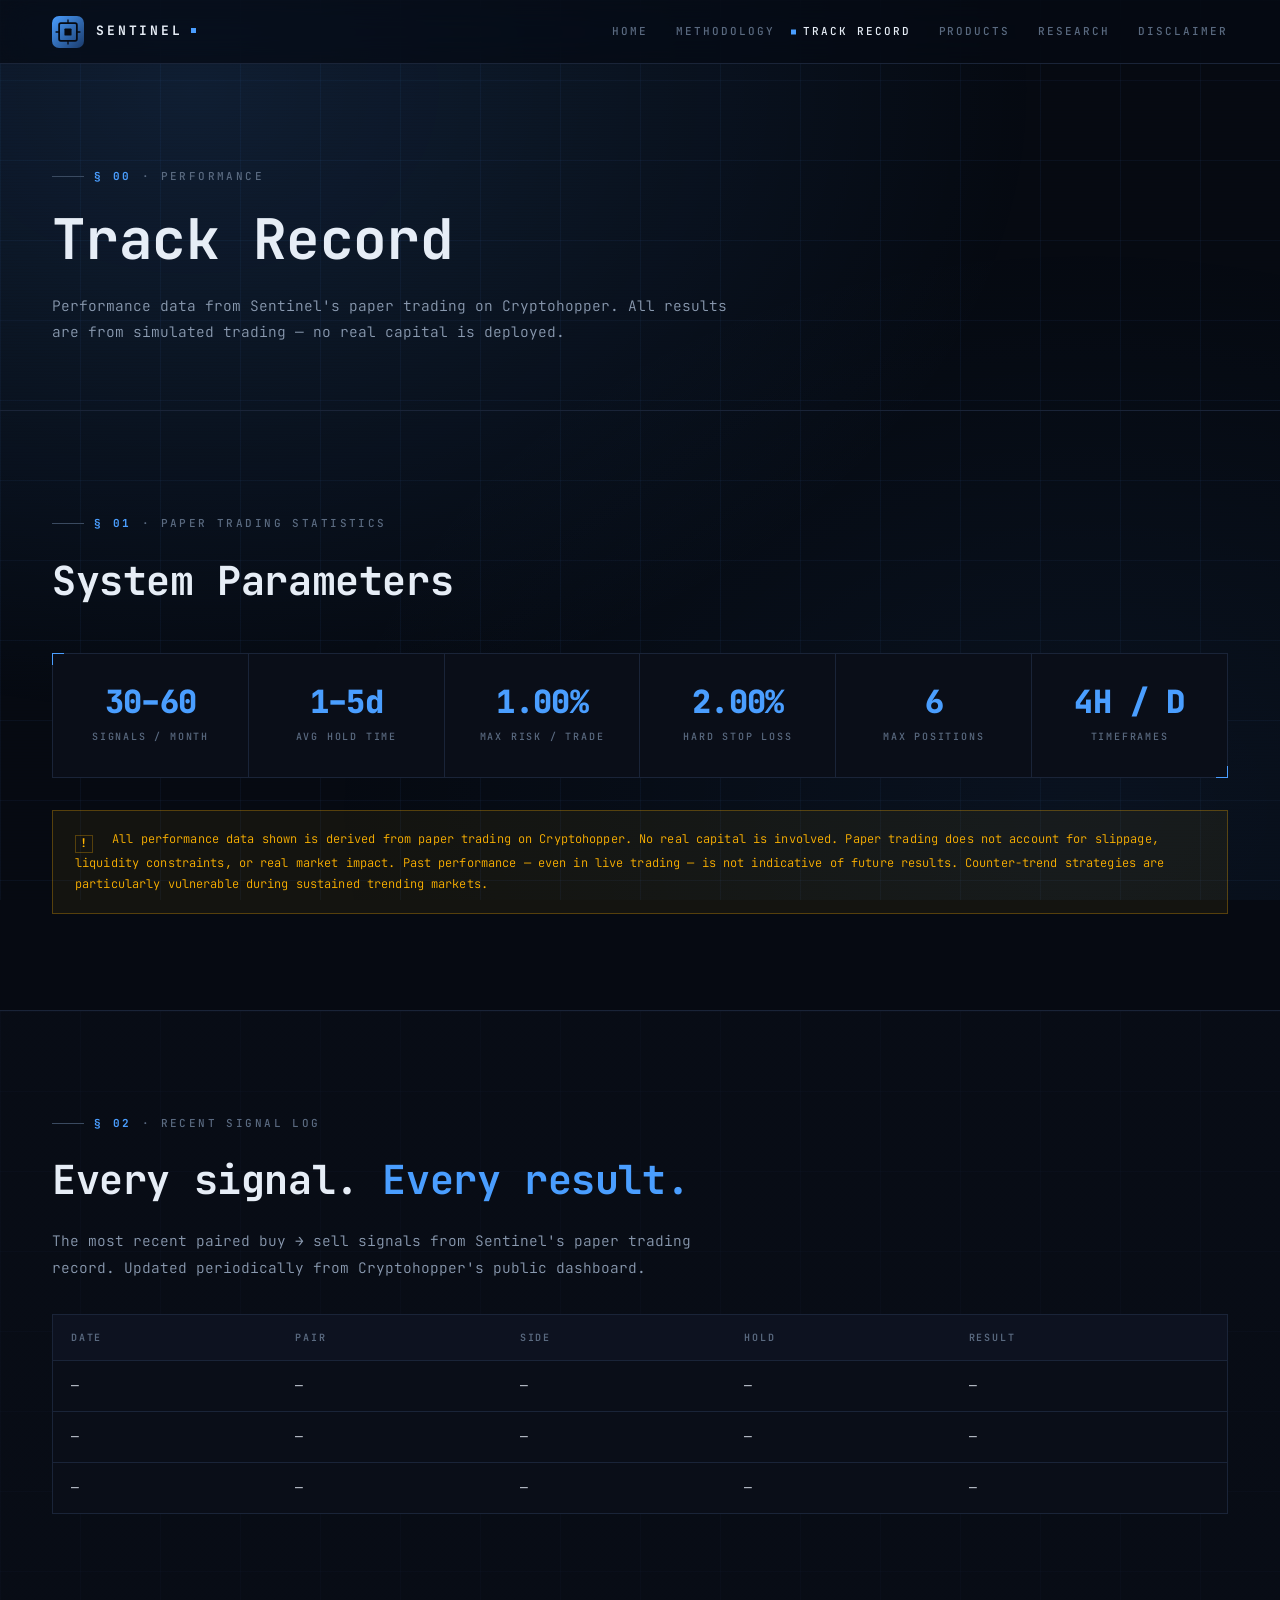
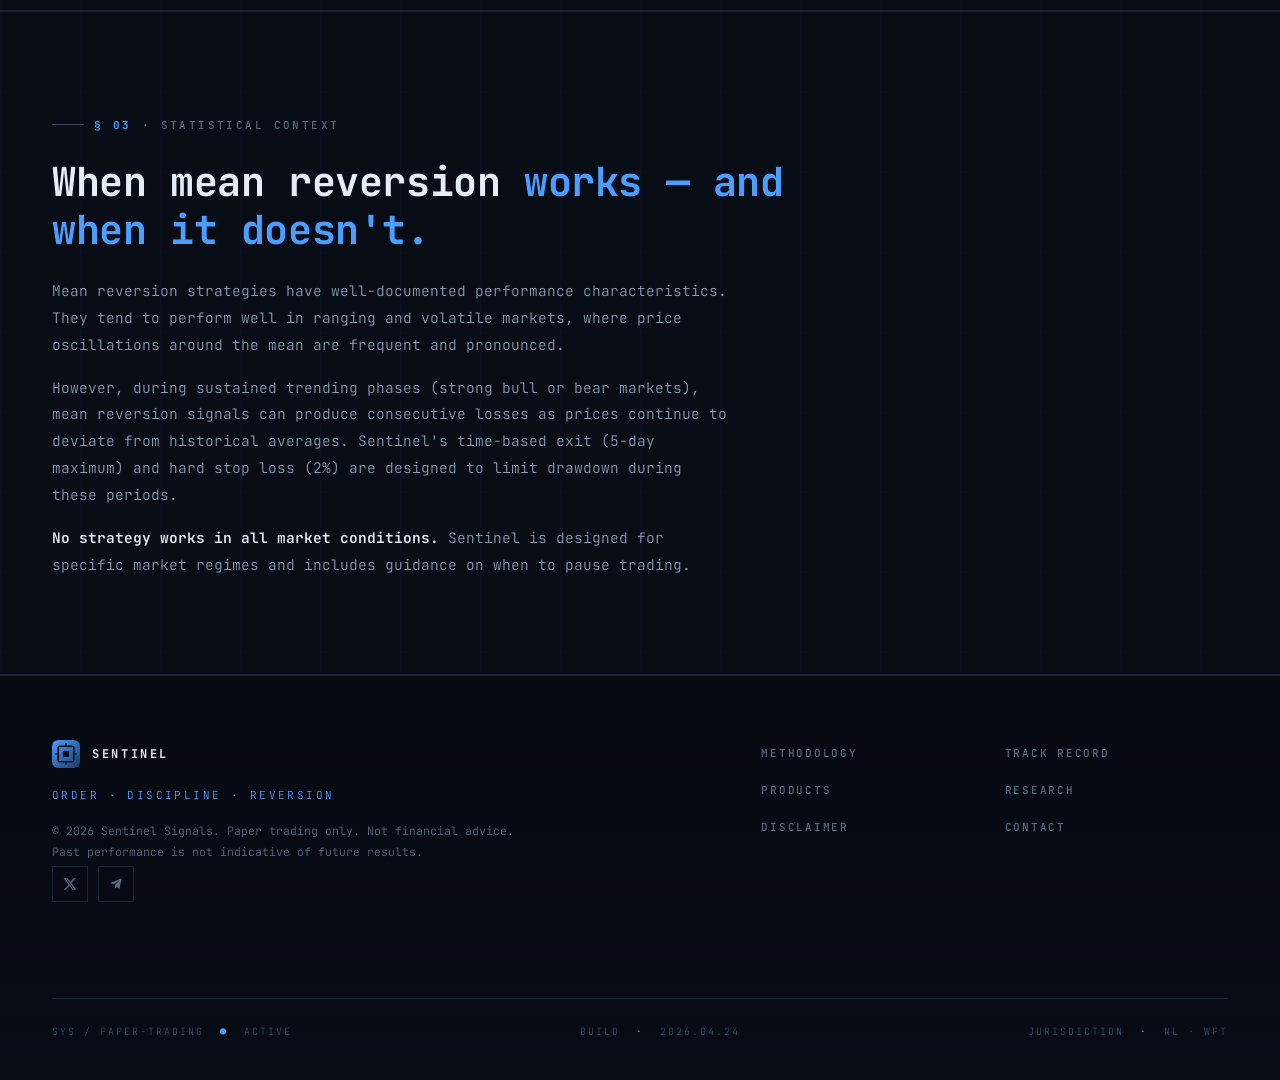
<file: pages/track-record.html>
<!DOCTYPE html>
<html lang="en">
<head>
  <meta charset="UTF-8">
  <meta name="viewport" content="width=device-width, initial-scale=1.0">
  <title>Track Record — SENTINEL</title>
  <meta name="description" content="SENTINEL paper trading performance with full statistical context and disclaimers.">
  <link rel="icon" href="../assets/logo.svg" type="image/svg+xml">
  <link rel="stylesheet" href="../css/style.css">
</head>
<body>

  <header class="header">
    <div class="header__inner">
      <a href="../index.html" class="header__logo">
        <img src="../assets/logo.svg" alt="SENTINEL" class="header__logo-img">
        <span class="header__logo-text">Sentinel</span>
      </a>
      <button class="header__menu-toggle" id="menuToggle" aria-label="Toggle navigation">
        <span></span><span></span><span></span>
      </button>
      <nav class="header__nav" id="navMenu">
        <a href="../index.html">Home</a>
        <a href="methodology.html">Methodology</a>
        <a href="track-record.html" class="active">Track Record</a>
        <a href="products.html">Products</a>
        <a href="research.html">Research</a>
        <a href="disclaimer.html">Disclaimer</a>
      </nav>
    </div>
  </header>

  <!-- ── Page Header ── -->
  <section class="page-header">
    <div class="container">
      <div class="eyebrow eyebrow--id">
        <span class="eyebrow__code">§ 00</span> · Performance
      </div>
      <h1 class="section__title">Track Record</h1>
      <p class="section__body">
        Performance data from Sentinel's paper trading on Cryptohopper.
        All results are from simulated trading — no real capital is deployed.
      </p>
    </div>
  </section>

  <!-- ── Paper trading statistics ── -->
  <section class="section">
    <div class="container">
      <div class="eyebrow eyebrow--id">
        <span class="eyebrow__code">§ 01</span> · Paper Trading Statistics
      </div>
      <h2 class="section__title">System Parameters</h2>

      <div class="track-stats">
        <div class="track-stat">
          <div class="track-stat__value">30–60</div>
          <div class="track-stat__label">Signals / Month</div>
        </div>
        <div class="track-stat">
          <div class="track-stat__value">1–5d</div>
          <div class="track-stat__label">Avg Hold Time</div>
        </div>
        <div class="track-stat">
          <div class="track-stat__value">1.00%</div>
          <div class="track-stat__label">Max Risk / Trade</div>
        </div>
        <div class="track-stat">
          <div class="track-stat__value">2.00%</div>
          <div class="track-stat__label">Hard Stop Loss</div>
        </div>
        <div class="track-stat">
          <div class="track-stat__value">6</div>
          <div class="track-stat__label">Max Positions</div>
        </div>
        <div class="track-stat">
          <div class="track-stat__value">4H / D</div>
          <div class="track-stat__label">Timeframes</div>
        </div>
      </div>

      <div class="track-disclaimer">
        All performance data shown is derived from paper trading on Cryptohopper.
        No real capital is involved. Paper trading does not account for slippage, liquidity constraints,
        or real market impact. Past performance — even in live trading — is not indicative of future results.
        Counter-trend strategies are particularly vulnerable during sustained trending markets.
      </div>
    </div>
  </section>

  <!-- ── Recent signal log ── -->
  <section class="section section--alt">
    <div class="container">
      <div class="eyebrow eyebrow--id">
        <span class="eyebrow__code">§ 02</span> · Recent Signal Log
      </div>
      <h2 class="section__title">Every signal. <em>Every result.</em></h2>
      <p class="section__body">
        The most recent paired buy → sell signals from Sentinel's paper trading record.
        Updated periodically from Cryptohopper's public dashboard.
      </p>

      <div class="signal-log-wrap">
        <table class="signal-log">
          <thead>
            <tr>
              <th>Date</th>
              <th>Pair</th>
              <th>Side</th>
              <th>Hold</th>
              <th>Result</th>
            </tr>
          </thead>
          <tbody>
            <tr><td>—</td><td>—</td><td>—</td><td>—</td><td>—</td></tr>
            <tr><td>—</td><td>—</td><td>—</td><td>—</td><td>—</td></tr>
            <tr><td>—</td><td>—</td><td>—</td><td>—</td><td>—</td></tr>
          </tbody>
        </table>
      </div>
    </div>
  </section>

  <!-- ── Context ── -->
  <section class="section section--alt">
    <div class="container">
      <div class="eyebrow eyebrow--id">
        <span class="eyebrow__code">§ 03</span> · Statistical Context
      </div>
      <h2 class="section__title">When mean reversion <em>works — and when it doesn't.</em></h2>
      <div class="section__body">
        <p>
          Mean reversion strategies have well-documented performance characteristics.
          They tend to perform well in ranging and volatile markets, where price oscillations
          around the mean are frequent and pronounced.
        </p>
        <p>
          However, during sustained trending phases (strong bull or bear markets),
          mean reversion signals can produce consecutive losses as prices continue to
          deviate from historical averages. Sentinel's time-based exit (5-day maximum)
          and hard stop loss (2%) are designed to limit drawdown during these periods.
        </p>
        <p>
          <strong>No strategy works in all market conditions.</strong> Sentinel is designed
          for specific market regimes and includes guidance on when to pause trading.
        </p>
      </div>
    </div>
  </section>

  <footer class="footer">
    <div class="container">
      <div class="footer__inner">
        <div class="footer__brand">
          <div class="footer__logo">
            <img src="../assets/logo.svg" alt="Sentinel">
            <span>Sentinel</span>
          </div>
          <div class="footer__tagline">Order · Discipline · Reversion</div>
          <p class="footer__legal">
            &copy; 2026 Sentinel Signals. Paper trading only. Not financial advice.
            Past performance is not indicative of future results.
          </p>
          <div class="footer__social">
            <a href="https://x.com/SentinelAIBot" target="_blank" rel="noopener" aria-label="X (Twitter)">
              <svg viewBox="0 0 24 24" aria-hidden="true"><path d="M18.244 2h3.308l-7.227 8.26L23 22h-6.7l-5.242-6.855L4.99 22H1.68l7.73-8.836L1 2h6.87l4.74 6.268L18.244 2Zm-1.16 18h1.833L7.029 3.892H5.063L17.084 20Z"/></svg>
            </a>
            <a href="https://t.me/seniteltheruler" target="_blank" rel="noopener" aria-label="Telegram">
              <svg viewBox="0 0 24 24" aria-hidden="true"><path d="M22 2 2 10.33l6.23 2.1L18.5 5.5 10.1 13.9l-.33 6.1 3.4-3.25 4.63 3.43L22 2Z"/></svg>
            </a>
          </div>
        </div>
        <nav class="footer__links" aria-label="Footer">
          <a href="methodology.html">Methodology</a>
          <a href="track-record.html">Track Record</a>
          <a href="products.html">Products</a>
          <a href="research.html">Research</a>
          <a href="disclaimer.html">Disclaimer</a>
          <a href="mailto:sentinel@cryptohopper.com">Contact</a>
        </nav>
        <div class="footer__meta">
          <span>SYS / PAPER-TRADING <span class="dot">●</span> ACTIVE</span>
          <span>BUILD <span class="dot">·</span> 2026.04.24</span>
          <span>JURISDICTION <span class="dot">·</span> NL · WFT</span>
        </div>
      </div>
    </div>
  </footer>

  <script src="../js/main.js"></script>
  <script src="../js/signalstats.js"></script>
</body>
</html>
</file>
<file: css/style.css>
/* ══════════════════════════════════════════
   SENTINEL — Institutional Terminal
   Blueprint · Precise · Analytical · Cold
   ══════════════════════════════════════════ */

@import url('https://fonts.googleapis.com/css2?family=JetBrains+Mono:wght@300;400;500;600;700;800&display=swap');

*, *::before, *::after {
  margin: 0;
  padding: 0;
  box-sizing: border-box;
}

:root {
  --bg-0: #060a12;
  --bg-1: #0a0e18;
  --bg-2: #0d1220;
  --bg-3: #111828;

  --blue: #4a9eff;
  --blue-hi: #7ab8ff;
  --blue-deep: #1a3a6a;
  --blue-lo: #2a5a8a;
  --blue-ink: rgba(74, 158, 255, 0.08);
  --blue-glow: rgba(74, 158, 255, 0.14);
  --blue-glow-hi: rgba(74, 158, 255, 0.28);

  --grid-line: rgba(74, 158, 255, 0.055);
  --grid-line-hi: rgba(74, 158, 255, 0.10);

  --ink: #e6edf6;
  --ink-dim: #8a9ab0;
  --ink-muted: #5a6a80;
  --ink-ghost: #3a4a60;

  --rule: #1a2438;
  --rule-hi: rgba(74, 158, 255, 0.22);

  --warn-bg: rgba(255, 180, 0, 0.06);
  --warn-border: rgba(255, 180, 0, 0.28);
  --warn: #ffb400;

  --font-mono: 'JetBrains Mono', 'Fira Code', ui-monospace, 'Courier New', monospace;
  --max-w: 1240px;
  --header-h: 64px;

  --ease: cubic-bezier(.2,.8,.2,1);
}

html { scroll-behavior: smooth; }

body {
  font-family: var(--font-mono);
  font-weight: 300;
  font-size: 14.5px;
  line-height: 1.7;
  color: var(--ink);
  background-color: var(--bg-0);
  -webkit-font-smoothing: antialiased;
  -moz-osx-font-smoothing: grayscale;
  overflow-x: hidden;

  /* Blueprint grid backdrop — thin, precise, 80px */
  background-image:
    linear-gradient(var(--grid-line) 1px, transparent 1px),
    linear-gradient(90deg, var(--grid-line) 1px, transparent 1px);
  background-size: 80px 80px, 80px 80px;
  background-attachment: fixed;
}

/* Radial blue wash from upper-left — atmospheric */
body::before {
  content: '';
  position: fixed;
  inset: 0;
  pointer-events: none;
  z-index: 0;
  background:
    radial-gradient(ellipse at 15% 10%, var(--blue-glow) 0%, transparent 55%),
    radial-gradient(ellipse at 85% 90%, rgba(74, 158, 255, 0.06) 0%, transparent 50%);
}

/* Fine horizontal scanline overlay — 2px, very subtle */
body::after {
  content: '';
  position: fixed;
  inset: 0;
  pointer-events: none;
  z-index: 1;
  background-image: repeating-linear-gradient(
    to bottom,
    transparent 0,
    transparent 2px,
    rgba(10, 14, 24, 0.18) 2px,
    rgba(10, 14, 24, 0.18) 3px
  );
  opacity: 0.35;
  mix-blend-mode: multiply;
}

a {
  color: var(--blue);
  text-decoration: none;
  transition: color 0.2s var(--ease);
}
a:hover { color: var(--blue-hi); }

img { max-width: 100%; height: auto; display: block; }

/* ═════════ Layout ═════════ */
.container {
  position: relative;
  z-index: 2;
  max-width: var(--max-w);
  margin: 0 auto;
  padding: 0 32px;
}

.section {
  position: relative;
  z-index: 2;
  padding: 96px 0;
}

.section--alt {
  background:
    linear-gradient(to bottom, rgba(10, 14, 24, 0.6), rgba(10, 14, 24, 0.6)),
    linear-gradient(var(--grid-line) 1px, transparent 1px),
    linear-gradient(90deg, var(--grid-line) 1px, transparent 1px);
  background-size: auto, 80px 80px, 80px 80px;
  border-top: 1px solid var(--rule);
  border-bottom: 1px solid var(--rule);
}

/* ═════════ Header ═════════ */
.header {
  position: fixed;
  top: 0; left: 0; right: 0;
  height: var(--header-h);
  z-index: 100;
  background: rgba(6, 10, 18, 0.72);
  backdrop-filter: blur(16px) saturate(140%);
  -webkit-backdrop-filter: blur(16px) saturate(140%);
  border-bottom: 1px solid var(--rule);
  transition: background 0.3s var(--ease), border-color 0.3s var(--ease);
}

.header--scrolled {
  background: rgba(6, 10, 18, 0.92);
  border-bottom-color: var(--rule-hi);
}

.header__inner {
  display: flex;
  align-items: center;
  justify-content: space-between;
  height: 100%;
  max-width: var(--max-w);
  margin: 0 auto;
  padding: 0 32px;
}

.header__logo {
  display: flex;
  align-items: center;
  gap: 12px;
  flex-shrink: 0;
}

.header__logo-img {
  height: 32px;
  width: 32px;
  object-fit: contain;
}

.header__logo-text {
  font-size: 13px;
  font-weight: 700;
  letter-spacing: 0.22em;
  color: var(--ink);
  text-transform: uppercase;
}

.header__logo-text::after {
  content: '';
  display: inline-block;
  width: 5px; height: 5px;
  background: var(--blue);
  margin-left: 8px;
  vertical-align: 2px;
  animation: pulse 2.4s infinite;
}

@keyframes pulse {
  0%, 100% { opacity: 1; }
  50% { opacity: 0.35; }
}

.header__nav {
  display: flex;
  align-items: center;
  gap: 28px;
}

.header__nav a {
  position: relative;
  font-size: 11px;
  font-weight: 500;
  letter-spacing: 0.18em;
  color: var(--ink-muted);
  text-transform: uppercase;
  transition: color 0.2s var(--ease);
  padding: 6px 0;
}

.header__nav a:hover,
.header__nav a.active {
  color: var(--ink);
}

.header__nav a.active::before {
  content: '';
  position: absolute;
  left: -12px;
  top: 50%;
  width: 5px; height: 5px;
  background: var(--blue);
  transform: translateY(-50%);
}

.header__menu-toggle {
  display: none;
  background: none;
  border: 1px solid var(--rule);
  cursor: pointer;
  padding: 8px;
  width: 36px; height: 36px;
}

.header__menu-toggle span {
  display: block;
  width: 18px;
  height: 1.5px;
  background: var(--blue);
  margin: 3px 0;
  transition: all 0.2s var(--ease);
}

/* ═════════ Eyebrow & section labels ═════════ */
.eyebrow {
  display: inline-flex;
  align-items: center;
  gap: 10px;
  font-size: 11px;
  font-weight: 500;
  letter-spacing: 0.22em;
  text-transform: uppercase;
  color: var(--blue);
  margin-bottom: 24px;
}

.eyebrow::before {
  content: '';
  width: 32px;
  height: 1px;
  background: var(--blue);
}

.eyebrow--id {
  color: var(--ink-muted);
}
.eyebrow--id .eyebrow__code {
  color: var(--blue);
  font-weight: 700;
}
.eyebrow--id::before { background: var(--ink-ghost); }

/* ═════════ Hero ═════════ */
.hero {
  position: relative;
  padding: calc(var(--header-h) + 96px) 0 120px;
  overflow: hidden;
}

.hero__grid {
  display: grid;
  grid-template-columns: minmax(0, 1.15fr) minmax(0, 0.85fr);
  gap: 72px;
  align-items: center;
}

.hero__meta {
  display: flex;
  align-items: center;
  gap: 10px;
  font-size: 10.5px;
  font-weight: 500;
  letter-spacing: 0.28em;
  text-transform: uppercase;
  color: var(--blue);
  margin-bottom: 32px;
}

.hero__meta-dot {
  display: inline-block;
  width: 6px; height: 6px;
  background: var(--blue);
  border-radius: 50%;
  box-shadow: 0 0 10px var(--blue);
}

.hero__wordmark {
  font-size: clamp(56px, 10vw, 128px);
  font-weight: 800;
  letter-spacing: -0.02em;
  line-height: 0.95;
  color: var(--ink);
  margin-bottom: 24px;
  position: relative;
}

.hero__wordmark .bracket {
  color: var(--blue);
  opacity: 0.5;
  font-weight: 300;
}

.hero__tagline {
  font-size: clamp(18px, 2vw, 24px);
  font-weight: 400;
  letter-spacing: 0.02em;
  color: var(--blue);
  margin-bottom: 32px;
}

.hero__lede {
  font-size: 14.5px;
  font-weight: 300;
  line-height: 1.8;
  color: var(--ink-dim);
  max-width: 560px;
  margin-bottom: 40px;
}

.hero__cta {
  display: flex;
  gap: 14px;
  flex-wrap: wrap;
  margin-bottom: 40px;
}

.hero__meta-grid {
  display: grid;
  grid-template-columns: repeat(3, 1fr);
  gap: 0;
  border: 1px solid var(--rule);
  max-width: 560px;
}
.hero__meta-grid > div {
  padding: 16px 20px;
  border-right: 1px solid var(--rule);
}
.hero__meta-grid > div:last-child { border-right: 0; }
.hero__meta-grid dt {
  font-size: 10px;
  letter-spacing: 0.16em;
  color: var(--ink-muted);
  text-transform: uppercase;
  margin-bottom: 6px;
}
.hero__meta-grid dd {
  font-size: 15px;
  font-weight: 700;
  color: var(--blue);
}

.hero__disclaimer {
  margin-top: 32px;
  font-size: 11px;
  color: var(--ink-muted);
  line-height: 1.7;
  padding-left: 16px;
  border-left: 1px solid var(--blue-lo);
  max-width: 520px;
}

/* Hero visual: chart + logo object */
.hero__visual {
  position: relative;
  aspect-ratio: 1 / 1;
  max-width: 440px;
  justify-self: end;
}

.hero__visual::before,
.hero__visual::after {
  content: '';
  position: absolute;
  width: 14px; height: 14px;
  border: 1px solid var(--blue);
  opacity: 0.8;
}
.hero__visual::before { top: -18px; left: -18px; border-right: 0; border-bottom: 0; }
.hero__visual::after  { bottom: -18px; right: -18px; border-left: 0; border-top: 0; }

.hero__logo-object {
  position: absolute;
  top: 50%; left: 50%;
  transform: translate(-50%, -50%);
  width: 42%;
  aspect-ratio: 1;
  filter: drop-shadow(0 20px 60px rgba(74, 158, 255, 0.35));
  z-index: 2;
  animation: hover 6s ease-in-out infinite;
}

@keyframes hover {
  0%, 100% { transform: translate(-50%, -50%) translateY(0); }
  50% { transform: translate(-50%, -50%) translateY(-6px); }
}

/* Concentric dotted rings */
.hero__ring {
  position: absolute;
  top: 50%; left: 50%;
  transform: translate(-50%, -50%);
  border-radius: 50%;
  border: 1px dashed var(--blue-lo);
  opacity: 0.5;
}
.hero__ring--1 { width: 60%; aspect-ratio: 1; }
.hero__ring--2 { width: 80%; aspect-ratio: 1; opacity: 0.3; border-style: dotted; }
.hero__ring--3 { width: 100%; aspect-ratio: 1; opacity: 0.2; }

/* Mean reversion chart (absolutely positioned under icon) */
.hero__chart {
  position: absolute;
  bottom: 6%;
  left: 0; right: 0;
  width: 100%;
  height: 30%;
  z-index: 1;
  opacity: 0.85;
}

/* Top-left indicator block */
.hero__indicator {
  position: absolute;
  top: 8%;
  left: 4%;
  font-size: 10px;
  letter-spacing: 0.16em;
  color: var(--ink-muted);
  text-transform: uppercase;
  line-height: 1.6;
}
.hero__indicator strong {
  color: var(--blue);
  font-weight: 700;
  display: block;
  font-size: 11px;
}

.hero__status {
  position: absolute;
  top: 10%;
  right: 4%;
  display: flex;
  align-items: center;
  gap: 8px;
  font-size: 10px;
  letter-spacing: 0.22em;
  color: var(--blue);
  text-transform: uppercase;
}
.hero__status::before {
  content: '';
  width: 6px; height: 6px;
  border-radius: 50%;
  background: var(--blue);
  box-shadow: 0 0 8px var(--blue);
  animation: pulse 2s infinite;
}

/* ═════════ Buttons ═════════ */
.btn {
  display: inline-flex;
  align-items: center;
  gap: 12px;
  font-family: var(--font-mono);
  font-size: 12px;
  font-weight: 600;
  letter-spacing: 0.16em;
  text-transform: uppercase;
  padding: 14px 24px;
  border: 1px solid transparent;
  cursor: pointer;
  transition: all 0.2s var(--ease);
  position: relative;
  overflow: hidden;
}

.btn::after {
  content: '→';
  transition: transform 0.2s var(--ease);
}
.btn--secondary::after { content: '→'; }

.btn--primary {
  background: var(--blue);
  color: var(--bg-0);
  border-color: var(--blue);
}
.btn--primary:hover {
  background: var(--blue-hi);
  border-color: var(--blue-hi);
  color: var(--bg-0);
  box-shadow: 0 0 0 1px var(--bg-0), 0 0 0 2px var(--blue), 0 8px 24px var(--blue-glow-hi);
}
.btn--primary:hover::after { transform: translateX(4px); }

.btn--secondary {
  background: transparent;
  color: var(--blue);
  border-color: var(--blue-lo);
}
.btn--secondary:hover {
  border-color: var(--blue);
  color: var(--blue-hi);
  background: var(--blue-ink);
}
.btn--secondary:hover::after { transform: translateX(4px); }

/* ═════════ Section headings ═════════ */
.section__title {
  font-size: clamp(26px, 3.2vw, 40px);
  font-weight: 700;
  letter-spacing: -0.01em;
  line-height: 1.2;
  color: var(--ink);
  margin-bottom: 24px;
  max-width: 780px;
}

.section__title em {
  font-style: normal;
  color: var(--blue);
}

.section__body {
  font-size: 14.5px;
  font-weight: 300;
  line-height: 1.85;
  color: var(--ink-dim);
  max-width: 680px;
}
.section__body p + p { margin-top: 16px; }
.section__body strong { color: var(--ink); font-weight: 600; }

/* ═════════ Conditions grid (Bloomberg-style) ═════════ */
.conditions-grid {
  display: grid;
  grid-template-columns: repeat(auto-fit, minmax(300px, 1fr));
  gap: 1px;
  background: var(--rule);
  border: 1px solid var(--rule);
  margin-top: 48px;
  position: relative;
}

.conditions-grid::before,
.conditions-grid::after {
  content: '';
  position: absolute;
  width: 12px; height: 12px;
  border: 1px solid var(--blue);
  pointer-events: none;
}
.conditions-grid::before { top: -1px; left: -1px; border-right: 0; border-bottom: 0; }
.conditions-grid::after { bottom: -1px; right: -1px; border-left: 0; border-top: 0; }

.condition-card {
  background: var(--bg-1);
  padding: 36px 32px 32px;
  transition: background 0.25s var(--ease);
  position: relative;
}
.condition-card:hover {
  background: var(--bg-2);
}

.condition-card__number {
  font-size: 10.5px;
  font-weight: 500;
  letter-spacing: 0.22em;
  color: var(--ink-muted);
  margin-bottom: 16px;
  text-transform: uppercase;
  display: flex;
  align-items: center;
  gap: 8px;
}
.condition-card__number::before {
  content: '';
  width: 4px; height: 4px;
  background: var(--blue);
}

.condition-card__title {
  font-size: 17px;
  font-weight: 700;
  color: var(--blue);
  margin-bottom: 18px;
  letter-spacing: 0.01em;
}

.condition-card__text {
  font-size: 13.5px;
  font-weight: 300;
  line-height: 1.75;
  color: var(--ink-dim);
}

.conditions-note {
  margin-top: 32px;
  padding: 18px 24px;
  border: 1px solid var(--rule-hi);
  background: var(--blue-ink);
  font-size: 12px;
  font-weight: 600;
  letter-spacing: 0.14em;
  color: var(--blue);
  text-transform: uppercase;
  text-align: center;
  position: relative;
}
.conditions-note::before,
.conditions-note::after {
  content: '◆';
  color: var(--blue);
  margin: 0 12px;
  font-size: 10px;
  vertical-align: 2px;
}

/* ═════════ Risk list ═════════ */
.risk-list {
  list-style: none;
  margin-top: 40px;
  display: flex;
  flex-direction: column;
  gap: 0;
  max-width: 780px;
  border: 1px solid var(--rule);
}

.risk-list__item {
  display: grid;
  grid-template-columns: 56px 1fr;
  gap: 20px;
  padding: 24px 28px;
  border-bottom: 1px solid var(--rule);
  transition: background 0.2s var(--ease);
}
.risk-list__item:last-child { border-bottom: 0; }
.risk-list__item:hover { background: var(--bg-1); }

.risk-list__number {
  display: flex;
  align-items: flex-start;
  justify-content: flex-start;
  font-size: 11px;
  font-weight: 700;
  letter-spacing: 0.16em;
  color: var(--blue);
  text-transform: uppercase;
  padding-top: 2px;
}

.risk-list__content h4 {
  font-size: 14.5px;
  font-weight: 600;
  color: var(--ink);
  margin-bottom: 6px;
  letter-spacing: 0.01em;
}
.risk-list__content p {
  font-size: 13.5px;
  font-weight: 300;
  color: var(--ink-dim);
  line-height: 1.7;
}

/* ═════════ Research list ═════════ */
.research-list {
  list-style: none;
  margin-top: 40px;
  display: flex;
  flex-direction: column;
  gap: 20px;
  max-width: 780px;
}

.research-item {
  padding: 24px 28px;
  background: var(--bg-1);
  border: 1px solid var(--rule);
  position: relative;
  transition: border-color 0.2s var(--ease), background 0.2s var(--ease);
}
.research-item:hover {
  border-color: var(--rule-hi);
  background: var(--bg-2);
}

.research-item::before {
  content: '§';
  position: absolute;
  top: 22px; right: 28px;
  font-size: 16px;
  color: var(--blue-lo);
  font-weight: 300;
}

.research-item__author {
  font-size: 11px;
  font-weight: 700;
  letter-spacing: 0.18em;
  color: var(--blue);
  margin-bottom: 6px;
  text-transform: uppercase;
}

.research-item__title {
  font-size: 14.5px;
  font-weight: 500;
  color: var(--ink);
  margin-bottom: 10px;
}

.research-item__desc {
  font-size: 13px;
  font-weight: 300;
  color: var(--ink-dim);
  line-height: 1.7;
}

.research-disclaimer {
  margin-top: 40px;
  padding: 16px 20px;
  font-size: 11.5px;
  color: var(--ink-muted);
  line-height: 1.7;
  border-left: 1px solid var(--blue-lo);
  max-width: 780px;
}

/* ═════════ Products grid ═════════ */
.products-grid {
  display: grid;
  grid-template-columns: repeat(auto-fit, minmax(300px, 1fr));
  gap: 24px;
  margin-top: 48px;
}

.product-card {
  background: var(--bg-1);
  border: 1px solid var(--rule);
  padding: 0;
  display: flex;
  flex-direction: column;
  position: relative;
  transition: border-color 0.25s var(--ease), transform 0.25s var(--ease);
  overflow: hidden;
}
.product-card:hover {
  border-color: var(--rule-hi);
  transform: translateY(-2px);
}

.product-card__art {
  position: relative;
  aspect-ratio: 1.4 / 1;
  background:
    linear-gradient(var(--grid-line-hi) 1px, transparent 1px),
    linear-gradient(90deg, var(--grid-line-hi) 1px, transparent 1px),
    var(--bg-0);
  background-size: 28px 28px, 28px 28px, auto;
  display: grid;
  place-items: center;
  border-bottom: 1px solid var(--rule);
  overflow: hidden;
}

.product-card__art::before,
.product-card__art::after {
  content: '';
  position: absolute;
  width: 12px; height: 12px;
  border: 1px solid var(--blue-lo);
}
.product-card__art::before { top: 8px; left: 8px; border-right: 0; border-bottom: 0; }
.product-card__art::after  { bottom: 8px; right: 8px; border-left: 0; border-top: 0; }

.product-card__icon {
  width: 92px;
  height: 92px;
  filter: drop-shadow(0 10px 30px rgba(74, 158, 255, 0.35));
  transition: transform 0.4s var(--ease);
}
.product-card:hover .product-card__icon {
  transform: scale(1.04);
}

.product-card__pill {
  position: absolute;
  bottom: 22px;
  left: 50%;
  transform: translateX(-50%);
  padding: 8px 20px;
  border: 1px solid var(--blue-lo);
  border-radius: 999px;
  background: rgba(6, 10, 18, 0.8);
  font-size: 11px;
  font-weight: 500;
  letter-spacing: 0.18em;
  color: var(--ink);
  text-transform: none;
  backdrop-filter: blur(4px);
}

.product-card__body {
  padding: 28px 28px 30px;
  display: flex;
  flex-direction: column;
  flex: 1;
}

.product-card__tag {
  font-size: 10px;
  font-weight: 500;
  letter-spacing: 0.22em;
  color: var(--ink-muted);
  text-transform: uppercase;
  margin-bottom: 14px;
  display: flex;
  align-items: center;
  gap: 8px;
}
.product-card__tag::before {
  content: '';
  width: 4px; height: 4px;
  background: var(--blue);
}

.product-card__name {
  font-size: 16px;
  font-weight: 700;
  color: var(--ink);
  margin-bottom: 14px;
  line-height: 1.35;
  letter-spacing: 0.01em;
}

.product-card__desc {
  font-size: 13px;
  font-weight: 300;
  line-height: 1.75;
  color: var(--ink-dim);
  flex: 1;
  margin-bottom: 22px;
}

.product-card__meta {
  display: flex;
  flex-wrap: wrap;
  gap: 8px;
  margin-bottom: 22px;
}

.product-card__badge {
  font-size: 10px;
  font-weight: 500;
  letter-spacing: 0.14em;
  padding: 5px 10px;
  background: var(--blue-ink);
  border: 1px solid var(--rule-hi);
  color: var(--blue);
  text-transform: uppercase;
}

.product-card__price {
  font-size: 22px;
  font-weight: 700;
  color: var(--blue);
  margin-bottom: 18px;
  letter-spacing: -0.01em;
}
.product-card__price span {
  font-size: 12px;
  font-weight: 300;
  color: var(--ink-muted);
  letter-spacing: 0.08em;
}

/* ═════════ Exchanges ═════════ */
.exchanges {
  display: grid;
  grid-template-columns: repeat(6, 1fr);
  gap: 1px;
  background: var(--rule);
  border: 1px solid var(--rule);
  margin-top: 48px;
  position: relative;
}
.exchanges::before, .exchanges::after {
  content: '';
  position: absolute;
  width: 12px; height: 12px;
  border: 1px solid var(--blue);
  pointer-events: none;
}
.exchanges::before { top: -1px; left: -1px; border-right: 0; border-bottom: 0; }
.exchanges::after  { bottom: -1px; right: -1px; border-left: 0; border-top: 0; }

.exchange {
  display: flex;
  flex-direction: column;
  align-items: center;
  justify-content: center;
  gap: 14px;
  padding: 28px 16px 24px;
  background: var(--bg-1);
  text-align: center;
  transition: background 0.2s var(--ease);
  color: inherit;
  text-decoration: none;
}
.exchange:hover { background: var(--bg-2); color: inherit; }

.exchange__logo {
  width: 100%;
  height: 26px;
  display: flex;
  align-items: center;
  justify-content: center;
}
.exchange__logo img {
  max-width: 108px;
  max-height: 100%;
  object-fit: contain;
  /* Recolor any logo to Sentinel blue (#4a9eff) */
  filter: brightness(0) saturate(100%) invert(58%) sepia(56%) saturate(3026%) hue-rotate(192deg) brightness(101%) contrast(101%);
  opacity: 0.75;
  transition: opacity 0.3s var(--ease), filter 0.3s var(--ease);
}
.exchange:hover .exchange__logo img {
  opacity: 1;
  filter: brightness(0) saturate(100%) invert(75%) sepia(40%) saturate(2500%) hue-rotate(185deg) brightness(115%) contrast(105%);
}

.exchange__name {
  font-size: 10.5px;
  font-weight: 500;
  letter-spacing: 0.2em;
  text-transform: uppercase;
  color: var(--ink-muted);
  transition: color 0.2s var(--ease);
  line-height: 1;
}
.exchange:hover .exchange__name { color: var(--ink); }

.exchange__quotes {
  font-size: 9px;
  font-weight: 400;
  letter-spacing: 0.18em;
  color: var(--ink-ghost);
  text-transform: uppercase;
  line-height: 1;
  margin-top: -6px;
}

@media (max-width: 960px) {
  .exchanges { grid-template-columns: repeat(4, 1fr); }
}
@media (max-width: 560px) {
  .exchanges { grid-template-columns: repeat(3, 1fr); }
}

/* ═════════ Track record ═════════ */
.track-stats {
  display: grid;
  grid-template-columns: repeat(auto-fit, minmax(160px, 1fr));
  gap: 1px;
  background: var(--rule);
  border: 1px solid var(--rule);
  margin-top: 48px;
  position: relative;
}
.track-stats::before,
.track-stats::after {
  content: '';
  position: absolute;
  width: 12px; height: 12px;
  border: 1px solid var(--blue);
  pointer-events: none;
}
.track-stats::before { top: -1px; left: -1px; border-right: 0; border-bottom: 0; }
.track-stats::after { bottom: -1px; right: -1px; border-left: 0; border-top: 0; }

.track-stat {
  background: var(--bg-1);
  padding: 32px 20px;
  text-align: center;
  position: relative;
  transition: background 0.2s var(--ease);
}
.track-stat:hover { background: var(--bg-2); }

.track-stat__value {
  font-size: 32px;
  font-weight: 800;
  color: var(--blue);
  margin-bottom: 10px;
  letter-spacing: -0.02em;
  line-height: 1;
}

.track-stat__label {
  font-size: 10px;
  font-weight: 500;
  letter-spacing: 0.18em;
  text-transform: uppercase;
  color: var(--ink-muted);
}

.track-disclaimer {
  margin-top: 32px;
  padding: 18px 22px;
  background: var(--warn-bg);
  border: 1px solid var(--warn-border);
  font-size: 12px;
  color: var(--warn);
  line-height: 1.75;
  letter-spacing: 0.01em;
  position: relative;
}
.track-disclaimer::before {
  content: '!';
  display: inline-flex;
  align-items: center;
  justify-content: center;
  width: 18px; height: 18px;
  border: 1px solid var(--warn-border);
  font-weight: 700;
  margin-right: 12px;
  vertical-align: -4px;
}

/* ═════════ Signal log table ═════════ */
.signal-log-wrap {
  margin-top: 32px;
  border: 1px solid var(--rule);
  background: var(--bg-1);
  overflow-x: auto;
}
.signal-log {
  width: 100%;
  border-collapse: collapse;
  font-size: 13px;
  font-variant-numeric: tabular-nums;
}
.signal-log thead th {
  text-align: left;
  font-size: 10px;
  font-weight: 600;
  letter-spacing: 0.18em;
  text-transform: uppercase;
  color: var(--ink-muted);
  padding: 14px 18px;
  border-bottom: 1px solid var(--rule);
  background: var(--bg-2);
  white-space: nowrap;
}
.signal-log tbody td {
  padding: 14px 18px;
  border-bottom: 1px solid var(--rule);
  color: var(--ink);
  white-space: nowrap;
}
.signal-log tbody tr:last-child td { border-bottom: 0; }
.signal-log__result--win  { color: var(--blue); font-weight: 600; }
.signal-log__result--loss { color: var(--warn); font-weight: 600; }

/* ═════════ Disclaimer page ═════════ */
.disclaimer-content {
  max-width: 780px;
  padding-top: calc(var(--header-h) + 96px);
  padding-bottom: 120px;
  position: relative;
  z-index: 2;
}
.disclaimer-content h2 {
  font-size: 18px;
  font-weight: 700;
  color: var(--ink);
  margin-top: 48px;
  margin-bottom: 18px;
  letter-spacing: 0.01em;
  position: relative;
  padding-left: 20px;
}
.disclaimer-content h2::before {
  content: '§';
  position: absolute;
  left: 0;
  color: var(--blue);
  font-weight: 400;
}
.disclaimer-content p {
  font-size: 13.5px;
  font-weight: 300;
  line-height: 1.85;
  color: var(--ink-dim);
  margin-bottom: 14px;
}

/* ═════════ Page header (sub-pages) ═════════ */
.page-header {
  padding-top: calc(var(--header-h) + 96px);
  padding-bottom: 64px;
  border-bottom: 1px solid var(--rule);
  position: relative;
  z-index: 2;
}

.page-header .section__title {
  font-size: clamp(32px, 5vw, 56px);
  line-height: 1.05;
  margin-bottom: 24px;
}

/* ═════════ Footer ═════════ */
.footer {
  position: relative;
  z-index: 2;
  border-top: 1px solid var(--rule);
  padding: 64px 0 40px;
  background: linear-gradient(to bottom, transparent, rgba(10, 14, 24, 0.6));
}

.footer__inner {
  display: grid;
  grid-template-columns: minmax(0, 1.4fr) minmax(0, 1fr);
  gap: 56px;
  align-items: start;
}

.footer__brand {
  max-width: 480px;
}

.footer__logo {
  display: flex;
  align-items: center;
  gap: 12px;
  margin-bottom: 18px;
}
.footer__logo img { height: 28px; width: 28px; }
.footer__logo span {
  font-size: 12px;
  font-weight: 700;
  letter-spacing: 0.22em;
  color: var(--ink);
  text-transform: uppercase;
}

.footer__tagline {
  font-size: 11px;
  letter-spacing: 0.22em;
  color: var(--blue);
  text-transform: uppercase;
  margin-bottom: 16px;
}

.footer__legal {
  font-size: 11.5px;
  font-weight: 300;
  line-height: 1.8;
  color: var(--ink-muted);
}

.footer__nav {
  display: flex;
  flex-direction: column;
  gap: 16px;
}

.footer__links {
  display: grid;
  grid-template-columns: repeat(2, 1fr);
  gap: 10px 20px;
  align-content: start;
}
.footer__links a {
  font-size: 11px;
  font-weight: 500;
  letter-spacing: 0.16em;
  text-transform: uppercase;
  color: var(--ink-muted);
  padding: 4px 0;
  transition: color 0.2s var(--ease);
}
.footer__links a:hover { color: var(--blue); }

.footer__social {
  display: flex;
  gap: 10px;
  margin-top: 4px;
}

.footer__social a {
  display: inline-flex;
  align-items: center;
  justify-content: center;
  width: 36px; height: 36px;
  border: 1px solid var(--rule);
  color: var(--ink-muted);
  transition: color 0.2s var(--ease), border-color 0.2s var(--ease), background 0.2s var(--ease);
}

.footer__social a:hover {
  color: var(--blue);
  border-color: var(--rule-hi);
  background: var(--blue-ink);
}

.footer__social svg {
  width: 14px; height: 14px;
  fill: currentColor;
  display: block;
}

.footer__meta {
  grid-column: 1 / -1;
  margin-top: 40px;
  padding-top: 24px;
  border-top: 1px solid var(--rule);
  display: flex;
  justify-content: space-between;
  gap: 20px;
  flex-wrap: wrap;
  font-size: 10px;
  letter-spacing: 0.2em;
  color: var(--ink-ghost);
  text-transform: uppercase;
}
.footer__meta .dot { color: var(--blue); margin: 0 8px; }

/* ═════════ Modal ═════════ */
.modal-overlay {
  position: fixed;
  inset: 0;
  background: rgba(6, 10, 18, 0.9);
  backdrop-filter: blur(6px);
  z-index: 9999;
  display: flex;
  align-items: center;
  justify-content: center;
  padding: 24px;
}
.modal-overlay.hidden { display: none; }

.modal {
  background: var(--bg-1);
  border: 1px solid var(--rule-hi);
  max-width: 560px;
  width: 100%;
  padding: 40px 44px;
  position: relative;
  box-shadow: 0 20px 60px rgba(0,0,0,0.5);
}
.modal::before,
.modal::after {
  content: '';
  position: absolute;
  width: 14px; height: 14px;
  border: 1px solid var(--blue);
}
.modal::before { top: -1px; left: -1px; border-right: 0; border-bottom: 0; }
.modal::after  { bottom: -1px; right: -1px; border-left: 0; border-top: 0; }

.modal__icon {
  font-size: 20px;
  margin-bottom: 16px;
  color: var(--warn);
}

.modal__title {
  font-size: 16px;
  font-weight: 700;
  color: var(--ink);
  margin-bottom: 20px;
  letter-spacing: 0.02em;
}

.modal__text {
  font-size: 13px;
  font-weight: 300;
  line-height: 1.85;
  color: var(--ink-dim);
  margin-bottom: 28px;
}

.modal__btn { width: 100%; justify-content: center; }

/* ═════════ Cookie banner ═════════ */
.cookie-banner {
  position: fixed;
  bottom: 16px;
  left: 16px;
  right: 16px;
  max-width: 720px;
  margin: 0 auto;
  background: var(--bg-1);
  border: 1px solid var(--rule-hi);
  padding: 14px 20px;
  z-index: 9998;
  display: flex;
  align-items: center;
  justify-content: space-between;
  gap: 16px;
  flex-wrap: wrap;
}
.cookie-banner.hidden { display: none; }
.cookie-banner__text {
  font-size: 11.5px;
  font-weight: 300;
  color: var(--ink-dim);
}
.cookie-banner__actions { display: flex; gap: 10px; }
.cookie-banner__btn {
  font-family: var(--font-mono);
  font-size: 10.5px;
  font-weight: 600;
  letter-spacing: 0.16em;
  text-transform: uppercase;
  padding: 8px 14px;
  border: 1px solid transparent;
  cursor: pointer;
  transition: all 0.2s var(--ease);
}
.cookie-banner__btn--accept {
  background: var(--blue);
  color: var(--bg-0);
}
.cookie-banner__btn--accept:hover { background: var(--blue-hi); }
.cookie-banner__btn--manage {
  background: transparent;
  border-color: var(--rule-hi);
  color: var(--ink-muted);
}
.cookie-banner__btn--manage:hover { color: var(--ink); }

/* ═════════ Page-load reveal (subtle stagger) ═════════ */
.reveal > * {
  opacity: 0;
  transform: translateY(8px);
  animation: reveal 0.8s var(--ease) forwards;
}
.reveal > *:nth-child(1) { animation-delay: 0.00s; }
.reveal > *:nth-child(2) { animation-delay: 0.08s; }
.reveal > *:nth-child(3) { animation-delay: 0.16s; }
.reveal > *:nth-child(4) { animation-delay: 0.24s; }
.reveal > *:nth-child(5) { animation-delay: 0.32s; }
.reveal > *:nth-child(6) { animation-delay: 0.40s; }
.reveal > *:nth-child(7) { animation-delay: 0.48s; }

@keyframes reveal {
  to { opacity: 1; transform: translateY(0); }
}

/* ═════════ Responsive ═════════ */
@media (max-width: 960px) {
  .hero__grid { grid-template-columns: 1fr; gap: 56px; }
  .hero__visual { justify-self: start; max-width: 340px; }
  .footer__inner { grid-template-columns: 1fr; gap: 36px; }
  .hero__meta-grid { grid-template-columns: repeat(2, 1fr); }
  .hero__meta-grid > div:nth-child(2) { border-right: 0; }
  .hero__meta-grid > div:nth-child(3) {
    grid-column: 1 / -1;
    border-top: 1px solid var(--rule);
  }
}

@media (max-width: 768px) {
  .container { padding: 0 20px; }
  .section { padding: 72px 0; }
  .header__inner { padding: 0 20px; }

  .header__nav {
    display: none;
    position: absolute;
    top: var(--header-h);
    left: 0; right: 0;
    background: var(--bg-0);
    border-bottom: 1px solid var(--rule-hi);
    flex-direction: column;
    align-items: flex-start;
    padding: 20px 24px;
    gap: 18px;
  }
  .header__nav.open { display: flex; }
  .header__nav a.active::before { left: -16px; }
  .header__menu-toggle { display: block; }

  .hero { padding: calc(var(--header-h) + 64px) 0 72px; }
  .hero__wordmark { font-size: clamp(48px, 14vw, 88px); }

  .footer__links { grid-template-columns: 1fr; }
  .footer__meta { flex-direction: column; align-items: flex-start; gap: 6px; }

  .risk-list__item { grid-template-columns: 40px 1fr; padding: 20px; gap: 12px; }

  .cookie-banner { flex-direction: column; align-items: stretch; }
  .cookie-banner__actions { justify-content: flex-end; }
}
</file>
